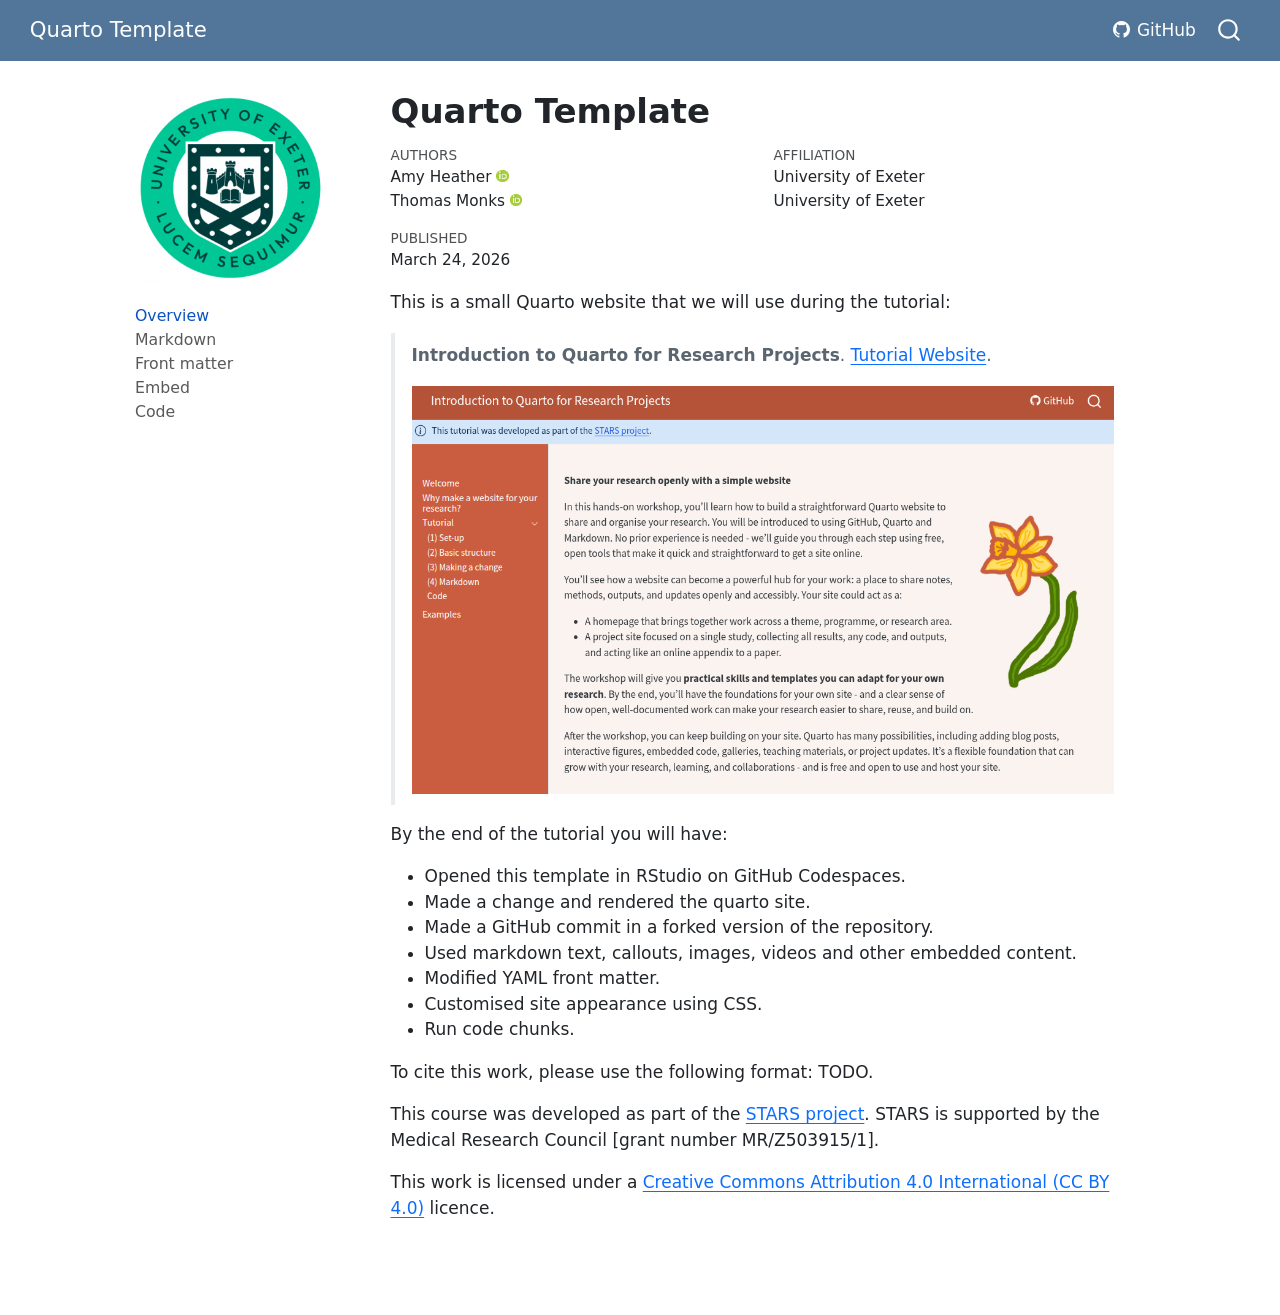
<file: index.html>
<!DOCTYPE html>
<html xmlns="http://www.w3.org/1999/xhtml" lang="en" xml:lang="en"><head>

<meta charset="utf-8">
<meta name="generator" content="quarto-1.9.36">

<meta name="viewport" content="width=device-width, initial-scale=1.0, user-scalable=yes">

<meta name="author" content="Amy Heather">
<meta name="author" content="Thomas Monks">
<meta name="dcterms.date" content="2026-03-24">

<title>Quarto Template</title>
<style>
/* Default styles provided by pandoc.
** See https://pandoc.org/MANUAL.html#variables-for-html for config info.
*/
code{white-space: pre-wrap;}
span.smallcaps{font-variant: small-caps;}
div.columns{display: flex; gap: min(4vw, 1.5em);}
div.column{flex: auto; overflow-x: auto;}
div.hanging-indent{margin-left: 1.5em; text-indent: -1.5em;}
ul.task-list{list-style: none;}
ul.task-list li input[type="checkbox"] {
  width: 0.8em;
  margin: 0 0.8em 0.2em -1em; /* quarto-specific, see https://github.com/quarto-dev/quarto-cli/issues/4556 */ 
  vertical-align: middle;
}
</style>


<script src="site_libs/quarto-nav/quarto-nav.js"></script>
<script src="site_libs/quarto-nav/headroom.min.js"></script>
<script src="site_libs/clipboard/clipboard.min.js"></script>
<script src="site_libs/quarto-search/autocomplete.umd.js"></script>
<script src="site_libs/quarto-search/fuse.min.js"></script>
<script src="site_libs/quarto-search/quarto-search.js"></script>
<meta name="quarto:offset" content="./">
<link href="./images/exeter.png" rel="icon" type="image/png">
<script src="site_libs/quarto-html/quarto.js" type="module"></script>
<script src="site_libs/quarto-html/tabsets/tabsets.js" type="module"></script>
<script src="site_libs/quarto-html/popper.min.js"></script>
<script src="site_libs/quarto-html/tippy.umd.min.js"></script>
<script src="site_libs/quarto-html/anchor.min.js"></script>
<link href="site_libs/quarto-html/tippy.css" rel="stylesheet">
<link href="site_libs/quarto-html/quarto-syntax-highlighting-845c23b38eaddc0f92fda52bfe77a8c8.css" rel="stylesheet" id="quarto-text-highlighting-styles">
<script src="site_libs/bootstrap/bootstrap.min.js"></script>
<link href="site_libs/bootstrap/bootstrap-icons.css" rel="stylesheet">
<link href="site_libs/bootstrap/bootstrap-12acf3a2dea5fb6071b1261511aaf884.min.css" rel="stylesheet" append-hash="true" id="quarto-bootstrap" data-mode="light">
<script id="quarto-search-options" type="application/json">{
  "location": "navbar",
  "copy-button": false,
  "collapse-after": 3,
  "panel-placement": "end",
  "type": "overlay",
  "limit": 50,
  "keyboard-shortcut": [
    "f",
    "/",
    "s"
  ],
  "show-item-context": false,
  "language": {
    "search-no-results-text": "No results",
    "search-matching-documents-text": "matching documents",
    "search-copy-link-title": "Copy link to search",
    "search-hide-matches-text": "Hide additional matches",
    "search-more-match-text": "more match in this document",
    "search-more-matches-text": "more matches in this document",
    "search-clear-button-title": "Clear",
    "search-text-placeholder": "",
    "search-detached-cancel-button-title": "Cancel",
    "search-submit-button-title": "Submit",
    "search-label": "Search"
  }
}</script>


</head>

<body class="nav-sidebar floating nav-fixed fullcontent quarto-light">

<div id="quarto-search-results"></div>
  <header id="quarto-header" class="headroom fixed-top">
    <nav class="navbar navbar-expand-lg " data-bs-theme="dark">
      <div class="navbar-container container-fluid">
      <div class="navbar-brand-container mx-auto">
    <a class="navbar-brand" href="./index.html">
    <span class="navbar-title">Quarto Template</span>
    </a>
  </div>
            <div id="quarto-search" class="" title="Search"></div>
          <button class="navbar-toggler" type="button" data-bs-toggle="collapse" data-bs-target="#navbarCollapse" aria-controls="navbarCollapse" role="menu" aria-expanded="false" aria-label="Toggle navigation" onclick="if (window.quartoToggleHeadroom) { window.quartoToggleHeadroom(); }">
  <span class="navbar-toggler-icon"></span>
</button>
          <div class="collapse navbar-collapse" id="navbarCollapse">
            <ul class="navbar-nav navbar-nav-scroll ms-auto">
  <li class="nav-item">
    <a class="nav-link" href="https://github.com/pythonhealthdatascience/quarto-template/"> <i class="bi bi-github" role="img">
</i> 
<span class="menu-text">GitHub</span></a>
  </li>  
</ul>
          </div> <!-- /navcollapse -->
            <div class="quarto-navbar-tools">
</div>
      </div> <!-- /container-fluid -->
    </nav>
  <nav class="quarto-secondary-nav">
    <div class="container-fluid d-flex">
      <button type="button" class="quarto-btn-toggle btn" data-bs-toggle="collapse" role="button" data-bs-target=".quarto-sidebar-collapse-item" aria-controls="quarto-sidebar" aria-expanded="false" aria-label="Toggle sidebar navigation" onclick="if (window.quartoToggleHeadroom) { window.quartoToggleHeadroom(); }">
        <i class="bi bi-layout-text-sidebar-reverse"></i>
      </button>
        <nav class="quarto-page-breadcrumbs" aria-label="breadcrumb"><ol class="breadcrumb"><li class="breadcrumb-item"><a href="./index.html">Overview</a></li></ol></nav>
        <a class="flex-grow-1" role="navigation" data-bs-toggle="collapse" data-bs-target=".quarto-sidebar-collapse-item" aria-controls="quarto-sidebar" aria-expanded="false" aria-label="Toggle sidebar navigation" onclick="if (window.quartoToggleHeadroom) { window.quartoToggleHeadroom(); }">      
        </a>
    </div>
  </nav>
</header>
<!-- content -->
<div id="quarto-content" class="quarto-container page-columns page-rows-contents page-layout-article page-navbar">
<!-- sidebar -->
  <nav id="quarto-sidebar" class="sidebar collapse collapse-horizontal quarto-sidebar-collapse-item sidebar-navigation floating overflow-auto">
    <div class="pt-lg-2 mt-2 text-left sidebar-header">
      <a href="./index.html" class="sidebar-logo-link">
      <img src="./images/exeter.png" alt="" class="sidebar-logo light-content py-0 d-lg-inline d-none">
      <img src="./images/exeter.png" alt="" class="sidebar-logo dark-content py-0 d-lg-inline d-none">
      </a>
      </div>
    <div class="sidebar-menu-container"> 
    <ul class="list-unstyled mt-1">
        <li class="sidebar-item">
  <div class="sidebar-item-container"> 
  <a href="./index.html" class="sidebar-item-text sidebar-link active">
 <span class="menu-text">Overview</span></a>
  </div>
</li>
        <li class="sidebar-item">
  <div class="sidebar-item-container"> 
  <a href="./pages/markdown.html" class="sidebar-item-text sidebar-link">
 <span class="menu-text">Markdown</span></a>
  </div>
</li>
        <li class="sidebar-item">
  <div class="sidebar-item-container"> 
  <a href="./pages/frontmatter.html" class="sidebar-item-text sidebar-link">
 <span class="menu-text">Front matter</span></a>
  </div>
</li>
        <li class="sidebar-item">
  <div class="sidebar-item-container"> 
  <a href="./pages/embed.html" class="sidebar-item-text sidebar-link">
 <span class="menu-text">Embed</span></a>
  </div>
</li>
        <li class="sidebar-item">
  <div class="sidebar-item-container"> 
  <a href="./pages/code.html" class="sidebar-item-text sidebar-link">
 <span class="menu-text">Code</span></a>
  </div>
</li>
    </ul>
    </div>
</nav>
<div id="quarto-sidebar-glass" class="quarto-sidebar-collapse-item" data-bs-toggle="collapse" data-bs-target=".quarto-sidebar-collapse-item"></div>
<!-- margin-sidebar -->
    
<!-- main -->
<main class="content" id="quarto-document-content">

<header id="title-block-header" class="quarto-title-block default">
<div class="quarto-title">
<h1 class="title">Quarto Template</h1>
</div>


<div class="quarto-title-meta-author">
  <div class="quarto-title-meta-heading">Authors</div>
  <div class="quarto-title-meta-heading">Affiliation</div>
  
    <div class="quarto-title-meta-contents">
    <p class="author">Amy Heather <a href="https://orcid.org/0000-0002-6596-3479" class="quarto-title-author-orcid"> <img src="[data-uri]"></a></p>
  </div>
  <div class="quarto-title-meta-contents">
        <p class="affiliation">
            University of Exeter
          </p>
      </div>
    <div class="quarto-title-meta-contents">
    <p class="author">Thomas Monks <a href="https://orcid.org/0000-0003-2631-4481" class="quarto-title-author-orcid"> <img src="[data-uri]"></a></p>
  </div>
  <div class="quarto-title-meta-contents">
        <p class="affiliation">
            University of Exeter
          </p>
      </div>
  </div>

<div class="quarto-title-meta">

      
    <div>
    <div class="quarto-title-meta-heading">Published</div>
    <div class="quarto-title-meta-contents">
      <p class="date">March 24, 2026</p>
    </div>
  </div>
  
    
  </div>
  


</header>


<p>This is a small Quarto website that we will use during the tutorial:</p>
<blockquote class="blockquote">
<p><strong>Introduction to Quarto for Research Projects</strong>. <a href="https://pythonhealthdatascience.github.io/quarto-tutorial/">Tutorial Website</a>.</p>
<p><a href="https://pythonhealthdatascience.github.io/quarto-tutorial/"><img src="images/intro_to_quarto.png" class="img-fluid"></a></p>
</blockquote>
<p>By the end of the tutorial you will have:</p>
<ul>
<li>Opened this template in RStudio on GitHub Codespaces.</li>
<li>Made a change and rendered the quarto site.</li>
<li>Made a GitHub commit in a forked version of the repository.</li>
<li>Used markdown text, callouts, images, videos and other embedded content.</li>
<li>Modified YAML front matter.</li>
<li>Customised site appearance using CSS.</li>
<li>Run code chunks.</li>
</ul>
<p>To cite this work, please use the following format: TODO.</p>
<p>This course was developed as part of the <a href="https://pythonhealthdatascience.github.io/stars/">STARS project</a>. STARS is supported by the Medical Research Council [grant number MR/Z503915/1].</p>
<p>This work is licensed under a <a href="LICENSE">Creative Commons Attribution 4.0 International (CC BY 4.0)</a> licence.</p>



</main> <!-- /main -->
<script id="quarto-html-after-body" type="application/javascript">
  window.document.addEventListener("DOMContentLoaded", function (event) {
    const icon = "";
    const anchorJS = new window.AnchorJS();
    anchorJS.options = {
      placement: 'right',
      icon: icon
    };
    anchorJS.add('.anchored');
    const isCodeAnnotation = (el) => {
      for (const clz of el.classList) {
        if (clz.startsWith('code-annotation-')) {                     
          return true;
        }
      }
      return false;
    }
    const onCopySuccess = function(e) {
      // button target
      const button = e.trigger;
      // don't keep focus
      button.blur();
      // flash "checked"
      button.classList.add('code-copy-button-checked');
      var currentTitle = button.getAttribute("title");
      button.setAttribute("title", "Copied!");
      let tooltip;
      if (window.bootstrap) {
        button.setAttribute("data-bs-toggle", "tooltip");
        button.setAttribute("data-bs-placement", "left");
        button.setAttribute("data-bs-title", "Copied!");
        tooltip = new bootstrap.Tooltip(button, 
          { trigger: "manual", 
            customClass: "code-copy-button-tooltip",
            offset: [0, -8]});
        tooltip.show();    
      }
      setTimeout(function() {
        if (tooltip) {
          tooltip.hide();
          button.removeAttribute("data-bs-title");
          button.removeAttribute("data-bs-toggle");
          button.removeAttribute("data-bs-placement");
        }
        button.setAttribute("title", currentTitle);
        button.classList.remove('code-copy-button-checked');
      }, 1000);
      // clear code selection
      e.clearSelection();
    }
    const getTextToCopy = function(trigger) {
      const outerScaffold = trigger.parentElement.cloneNode(true);
      const codeEl = outerScaffold.querySelector('code');
      for (const childEl of codeEl.children) {
        if (isCodeAnnotation(childEl)) {
          childEl.remove();
        }
      }
      return codeEl.innerText;
    }
    const clipboard = new window.ClipboardJS('.code-copy-button:not([data-in-quarto-modal])', {
      text: getTextToCopy
    });
    clipboard.on('success', onCopySuccess);
    if (window.document.getElementById('quarto-embedded-source-code-modal')) {
      const clipboardModal = new window.ClipboardJS('.code-copy-button[data-in-quarto-modal]', {
        text: getTextToCopy,
        container: window.document.getElementById('quarto-embedded-source-code-modal')
      });
      clipboardModal.on('success', onCopySuccess);
    }
      var localhostRegex = new RegExp(/^(?:http|https):\/\/localhost\:?[0-9]*\//);
      var mailtoRegex = new RegExp(/^mailto:/);
        var filterRegex = new RegExp("https:\/\/pythonhealthdatascience\.github\.io\/quarto-template\/");
      var isInternal = (href) => {
          return filterRegex.test(href) || localhostRegex.test(href) || mailtoRegex.test(href);
      }
      // Inspect non-navigation links and adorn them if external
     var links = window.document.querySelectorAll('a[href]:not(.nav-link):not(.navbar-brand):not(.toc-action):not(.sidebar-link):not(.sidebar-item-toggle):not(.pagination-link):not(.no-external):not([aria-hidden]):not(.dropdown-item):not(.quarto-navigation-tool):not(.about-link)');
      for (var i=0; i<links.length; i++) {
        const link = links[i];
        if (!isInternal(link.href)) {
          // undo the damage that might have been done by quarto-nav.js in the case of
          // links that we want to consider external
          if (link.dataset.originalHref !== undefined) {
            link.href = link.dataset.originalHref;
          }
        }
      }
    function tippyHover(el, contentFn, onTriggerFn, onUntriggerFn) {
      const config = {
        allowHTML: true,
        maxWidth: 500,
        delay: 100,
        arrow: false,
        appendTo: function(el) {
            return el.parentElement;
        },
        interactive: true,
        interactiveBorder: 10,
        theme: 'quarto',
        placement: 'bottom-start',
      };
      if (contentFn) {
        config.content = contentFn;
      }
      if (onTriggerFn) {
        config.onTrigger = onTriggerFn;
      }
      if (onUntriggerFn) {
        config.onUntrigger = onUntriggerFn;
      }
      window.tippy(el, config); 
    }
    const noterefs = window.document.querySelectorAll('a[role="doc-noteref"]');
    for (var i=0; i<noterefs.length; i++) {
      const ref = noterefs[i];
      tippyHover(ref, function() {
        // use id or data attribute instead here
        let href = ref.getAttribute('data-footnote-href') || ref.getAttribute('href');
        try { href = new URL(href).hash; } catch {}
        const id = href.replace(/^#\/?/, "");
        const note = window.document.getElementById(id);
        if (note) {
          return note.innerHTML;
        } else {
          return "";
        }
      });
    }
    const xrefs = window.document.querySelectorAll('a.quarto-xref');
    const processXRef = (id, note) => {
      // Strip column container classes
      const stripColumnClz = (el) => {
        el.classList.remove("page-full", "page-columns");
        if (el.children) {
          for (const child of el.children) {
            stripColumnClz(child);
          }
        }
      }
      stripColumnClz(note)
      if (id === null || id.startsWith('sec-')) {
        // Special case sections, only their first couple elements
        const container = document.createElement("div");
        if (note.children && note.children.length > 2) {
          container.appendChild(note.children[0].cloneNode(true));
          for (let i = 1; i < note.children.length; i++) {
            const child = note.children[i];
            if (child.tagName === "P" && child.innerText === "") {
              continue;
            } else {
              container.appendChild(child.cloneNode(true));
              break;
            }
          }
          if (window.Quarto?.typesetMath) {
            window.Quarto.typesetMath(container);
          }
          return container.innerHTML
        } else {
          if (window.Quarto?.typesetMath) {
            window.Quarto.typesetMath(note);
          }
          return note.innerHTML;
        }
      } else {
        // Remove any anchor links if they are present
        const anchorLink = note.querySelector('a.anchorjs-link');
        if (anchorLink) {
          anchorLink.remove();
        }
        if (window.Quarto?.typesetMath) {
          window.Quarto.typesetMath(note);
        }
        if (note.classList.contains("callout")) {
          return note.outerHTML;
        } else {
          return note.innerHTML;
        }
      }
    }
    for (var i=0; i<xrefs.length; i++) {
      const xref = xrefs[i];
      tippyHover(xref, undefined, function(instance) {
        instance.disable();
        let url = xref.getAttribute('href');
        let hash = undefined; 
        if (url.startsWith('#')) {
          hash = url;
        } else {
          try { hash = new URL(url).hash; } catch {}
        }
        if (hash) {
          const id = hash.replace(/^#\/?/, "");
          const note = window.document.getElementById(id);
          if (note !== null) {
            try {
              const html = processXRef(id, note.cloneNode(true));
              instance.setContent(html);
            } finally {
              instance.enable();
              instance.show();
            }
          } else {
            // See if we can fetch this
            fetch(url.split('#')[0])
            .then(res => res.text())
            .then(html => {
              const parser = new DOMParser();
              const htmlDoc = parser.parseFromString(html, "text/html");
              const note = htmlDoc.getElementById(id);
              if (note !== null) {
                const html = processXRef(id, note);
                instance.setContent(html);
              } 
            }).finally(() => {
              instance.enable();
              instance.show();
            });
          }
        } else {
          // See if we can fetch a full url (with no hash to target)
          // This is a special case and we should probably do some content thinning / targeting
          fetch(url)
          .then(res => res.text())
          .then(html => {
            const parser = new DOMParser();
            const htmlDoc = parser.parseFromString(html, "text/html");
            const note = htmlDoc.querySelector('main.content');
            if (note !== null) {
              // This should only happen for chapter cross references
              // (since there is no id in the URL)
              // remove the first header
              if (note.children.length > 0 && note.children[0].tagName === "HEADER") {
                note.children[0].remove();
              }
              const html = processXRef(null, note);
              instance.setContent(html);
            } 
          }).finally(() => {
            instance.enable();
            instance.show();
          });
        }
      }, function(instance) {
      });
    }
        let selectedAnnoteEl;
        const selectorForAnnotation = ( cell, annotation) => {
          let cellAttr = 'data-code-cell="' + cell + '"';
          let lineAttr = 'data-code-annotation="' +  annotation + '"';
          const selector = 'span[' + cellAttr + '][' + lineAttr + ']';
          return selector;
        }
        const selectCodeLines = (annoteEl) => {
          const doc = window.document;
          const targetCell = annoteEl.getAttribute("data-target-cell");
          const targetAnnotation = annoteEl.getAttribute("data-target-annotation");
          const annoteSpan = window.document.querySelector(selectorForAnnotation(targetCell, targetAnnotation));
          const lines = annoteSpan.getAttribute("data-code-lines").split(",");
          const lineIds = lines.map((line) => {
            return targetCell + "-" + line;
          })
          let top = null;
          let height = null;
          let parent = null;
          if (lineIds.length > 0) {
              //compute the position of the single el (top and bottom and make a div)
              const el = window.document.getElementById(lineIds[0]);
              top = el.offsetTop;
              height = el.offsetHeight;
              parent = el.parentElement.parentElement;
            if (lineIds.length > 1) {
              const lastEl = window.document.getElementById(lineIds[lineIds.length - 1]);
              const bottom = lastEl.offsetTop + lastEl.offsetHeight;
              height = bottom - top;
            }
            if (top !== null && height !== null && parent !== null) {
              // cook up a div (if necessary) and position it 
              let div = window.document.getElementById("code-annotation-line-highlight");
              if (div === null) {
                div = window.document.createElement("div");
                div.setAttribute("id", "code-annotation-line-highlight");
                div.style.position = 'absolute';
                parent.appendChild(div);
              }
              div.style.top = top - 2 + "px";
              div.style.height = height + 4 + "px";
              div.style.left = 0;
              let gutterDiv = window.document.getElementById("code-annotation-line-highlight-gutter");
              if (gutterDiv === null) {
                gutterDiv = window.document.createElement("div");
                gutterDiv.setAttribute("id", "code-annotation-line-highlight-gutter");
                gutterDiv.style.position = 'absolute';
                const codeCell = window.document.getElementById(targetCell);
                const gutter = codeCell.querySelector('.code-annotation-gutter');
                gutter.appendChild(gutterDiv);
              }
              gutterDiv.style.top = top - 2 + "px";
              gutterDiv.style.height = height + 4 + "px";
            }
            selectedAnnoteEl = annoteEl;
          }
        };
        const unselectCodeLines = () => {
          const elementsIds = ["code-annotation-line-highlight", "code-annotation-line-highlight-gutter"];
          elementsIds.forEach((elId) => {
            const div = window.document.getElementById(elId);
            if (div) {
              div.remove();
            }
          });
          selectedAnnoteEl = undefined;
        };
          // Handle positioning of the toggle
      window.addEventListener(
        "resize",
        throttle(() => {
          elRect = undefined;
          if (selectedAnnoteEl) {
            selectCodeLines(selectedAnnoteEl);
          }
        }, 10)
      );
      function throttle(fn, ms) {
      let throttle = false;
      let timer;
        return (...args) => {
          if(!throttle) { // first call gets through
              fn.apply(this, args);
              throttle = true;
          } else { // all the others get throttled
              if(timer) clearTimeout(timer); // cancel #2
              timer = setTimeout(() => {
                fn.apply(this, args);
                timer = throttle = false;
              }, ms);
          }
        };
      }
        // Attach click handler to the DT
        const annoteDls = window.document.querySelectorAll('dt[data-target-cell]');
        for (const annoteDlNode of annoteDls) {
          annoteDlNode.addEventListener('click', (event) => {
            const clickedEl = event.target;
            if (clickedEl !== selectedAnnoteEl) {
              unselectCodeLines();
              const activeEl = window.document.querySelector('dt[data-target-cell].code-annotation-active');
              if (activeEl) {
                activeEl.classList.remove('code-annotation-active');
              }
              selectCodeLines(clickedEl);
              clickedEl.classList.add('code-annotation-active');
            } else {
              // Unselect the line
              unselectCodeLines();
              clickedEl.classList.remove('code-annotation-active');
            }
          });
        }
    const findCites = (el) => {
      const parentEl = el.parentElement;
      if (parentEl) {
        const cites = parentEl.dataset.cites;
        if (cites) {
          return {
            el,
            cites: cites.split(' ')
          };
        } else {
          return findCites(el.parentElement)
        }
      } else {
        return undefined;
      }
    };
    var bibliorefs = window.document.querySelectorAll('a[role="doc-biblioref"]');
    for (var i=0; i<bibliorefs.length; i++) {
      const ref = bibliorefs[i];
      const citeInfo = findCites(ref);
      if (citeInfo) {
        tippyHover(citeInfo.el, function() {
          var popup = window.document.createElement('div');
          citeInfo.cites.forEach(function(cite) {
            var citeDiv = window.document.createElement('div');
            citeDiv.classList.add('hanging-indent');
            citeDiv.classList.add('csl-entry');
            var biblioDiv = window.document.getElementById('ref-' + cite);
            if (biblioDiv) {
              citeDiv.innerHTML = biblioDiv.innerHTML;
            }
            popup.appendChild(citeDiv);
          });
          return popup.innerHTML;
        });
      }
    }
  });
  </script>
</div> <!-- /content -->




</body></html>
</file>
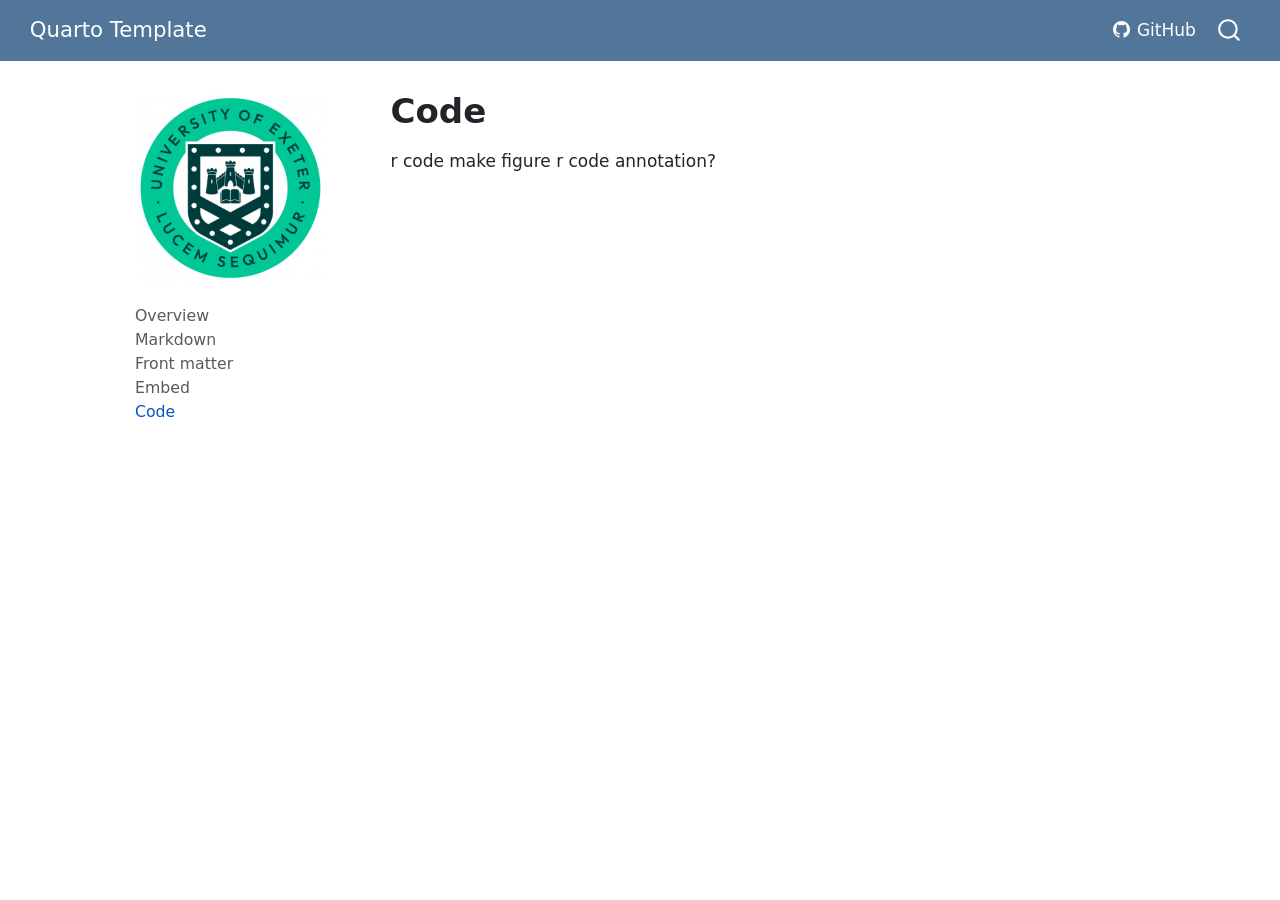
<file: pages/code.html>
<!DOCTYPE html>
<html xmlns="http://www.w3.org/1999/xhtml" lang="en" xml:lang="en"><head>

<meta charset="utf-8">
<meta name="generator" content="quarto-1.9.36">

<meta name="viewport" content="width=device-width, initial-scale=1.0, user-scalable=yes">


<title>Code – Quarto Template</title>
<style>
/* Default styles provided by pandoc.
** See https://pandoc.org/MANUAL.html#variables-for-html for config info.
*/
code{white-space: pre-wrap;}
span.smallcaps{font-variant: small-caps;}
div.columns{display: flex; gap: min(4vw, 1.5em);}
div.column{flex: auto; overflow-x: auto;}
div.hanging-indent{margin-left: 1.5em; text-indent: -1.5em;}
ul.task-list{list-style: none;}
ul.task-list li input[type="checkbox"] {
  width: 0.8em;
  margin: 0 0.8em 0.2em -1em; /* quarto-specific, see https://github.com/quarto-dev/quarto-cli/issues/4556 */ 
  vertical-align: middle;
}
</style>


<script src="../site_libs/quarto-nav/quarto-nav.js"></script>
<script src="../site_libs/quarto-nav/headroom.min.js"></script>
<script src="../site_libs/clipboard/clipboard.min.js"></script>
<script src="../site_libs/quarto-search/autocomplete.umd.js"></script>
<script src="../site_libs/quarto-search/fuse.min.js"></script>
<script src="../site_libs/quarto-search/quarto-search.js"></script>
<meta name="quarto:offset" content="../">
<link href="../images/exeter.png" rel="icon" type="image/png">
<script src="../site_libs/quarto-html/quarto.js" type="module"></script>
<script src="../site_libs/quarto-html/tabsets/tabsets.js" type="module"></script>
<script src="../site_libs/quarto-html/popper.min.js"></script>
<script src="../site_libs/quarto-html/tippy.umd.min.js"></script>
<script src="../site_libs/quarto-html/anchor.min.js"></script>
<link href="../site_libs/quarto-html/tippy.css" rel="stylesheet">
<link href="../site_libs/quarto-html/quarto-syntax-highlighting-845c23b38eaddc0f92fda52bfe77a8c8.css" rel="stylesheet" id="quarto-text-highlighting-styles">
<script src="../site_libs/bootstrap/bootstrap.min.js"></script>
<link href="../site_libs/bootstrap/bootstrap-icons.css" rel="stylesheet">
<link href="../site_libs/bootstrap/bootstrap-12acf3a2dea5fb6071b1261511aaf884.min.css" rel="stylesheet" append-hash="true" id="quarto-bootstrap" data-mode="light">
<script id="quarto-search-options" type="application/json">{
  "location": "navbar",
  "copy-button": false,
  "collapse-after": 3,
  "panel-placement": "end",
  "type": "overlay",
  "limit": 50,
  "keyboard-shortcut": [
    "f",
    "/",
    "s"
  ],
  "show-item-context": false,
  "language": {
    "search-no-results-text": "No results",
    "search-matching-documents-text": "matching documents",
    "search-copy-link-title": "Copy link to search",
    "search-hide-matches-text": "Hide additional matches",
    "search-more-match-text": "more match in this document",
    "search-more-matches-text": "more matches in this document",
    "search-clear-button-title": "Clear",
    "search-text-placeholder": "",
    "search-detached-cancel-button-title": "Cancel",
    "search-submit-button-title": "Submit",
    "search-label": "Search"
  }
}</script>


</head>

<body class="nav-sidebar floating nav-fixed fullcontent quarto-light">

<div id="quarto-search-results"></div>
  <header id="quarto-header" class="headroom fixed-top">
    <nav class="navbar navbar-expand-lg " data-bs-theme="dark">
      <div class="navbar-container container-fluid">
      <div class="navbar-brand-container mx-auto">
    <a class="navbar-brand" href="../index.html">
    <span class="navbar-title">Quarto Template</span>
    </a>
  </div>
            <div id="quarto-search" class="" title="Search"></div>
          <button class="navbar-toggler" type="button" data-bs-toggle="collapse" data-bs-target="#navbarCollapse" aria-controls="navbarCollapse" role="menu" aria-expanded="false" aria-label="Toggle navigation" onclick="if (window.quartoToggleHeadroom) { window.quartoToggleHeadroom(); }">
  <span class="navbar-toggler-icon"></span>
</button>
          <div class="collapse navbar-collapse" id="navbarCollapse">
            <ul class="navbar-nav navbar-nav-scroll ms-auto">
  <li class="nav-item">
    <a class="nav-link" href="https://github.com/pythonhealthdatascience/quarto-template/"> <i class="bi bi-github" role="img">
</i> 
<span class="menu-text">GitHub</span></a>
  </li>  
</ul>
          </div> <!-- /navcollapse -->
            <div class="quarto-navbar-tools">
</div>
      </div> <!-- /container-fluid -->
    </nav>
  <nav class="quarto-secondary-nav">
    <div class="container-fluid d-flex">
      <button type="button" class="quarto-btn-toggle btn" data-bs-toggle="collapse" role="button" data-bs-target=".quarto-sidebar-collapse-item" aria-controls="quarto-sidebar" aria-expanded="false" aria-label="Toggle sidebar navigation" onclick="if (window.quartoToggleHeadroom) { window.quartoToggleHeadroom(); }">
        <i class="bi bi-layout-text-sidebar-reverse"></i>
      </button>
        <nav class="quarto-page-breadcrumbs" aria-label="breadcrumb"><ol class="breadcrumb"><li class="breadcrumb-item"><a href="../pages/code.html">Code</a></li></ol></nav>
        <a class="flex-grow-1" role="navigation" data-bs-toggle="collapse" data-bs-target=".quarto-sidebar-collapse-item" aria-controls="quarto-sidebar" aria-expanded="false" aria-label="Toggle sidebar navigation" onclick="if (window.quartoToggleHeadroom) { window.quartoToggleHeadroom(); }">      
        </a>
    </div>
  </nav>
</header>
<!-- content -->
<div id="quarto-content" class="quarto-container page-columns page-rows-contents page-layout-article page-navbar">
<!-- sidebar -->
  <nav id="quarto-sidebar" class="sidebar collapse collapse-horizontal quarto-sidebar-collapse-item sidebar-navigation floating overflow-auto">
    <div class="pt-lg-2 mt-2 text-left sidebar-header">
      <a href="../index.html" class="sidebar-logo-link">
      <img src="../images/exeter.png" alt="" class="sidebar-logo light-content py-0 d-lg-inline d-none">
      <img src="../images/exeter.png" alt="" class="sidebar-logo dark-content py-0 d-lg-inline d-none">
      </a>
      </div>
    <div class="sidebar-menu-container"> 
    <ul class="list-unstyled mt-1">
        <li class="sidebar-item">
  <div class="sidebar-item-container"> 
  <a href="../index.html" class="sidebar-item-text sidebar-link">
 <span class="menu-text">Overview</span></a>
  </div>
</li>
        <li class="sidebar-item">
  <div class="sidebar-item-container"> 
  <a href="../pages/markdown.html" class="sidebar-item-text sidebar-link">
 <span class="menu-text">Markdown</span></a>
  </div>
</li>
        <li class="sidebar-item">
  <div class="sidebar-item-container"> 
  <a href="../pages/frontmatter.html" class="sidebar-item-text sidebar-link">
 <span class="menu-text">Front matter</span></a>
  </div>
</li>
        <li class="sidebar-item">
  <div class="sidebar-item-container"> 
  <a href="../pages/embed.html" class="sidebar-item-text sidebar-link">
 <span class="menu-text">Embed</span></a>
  </div>
</li>
        <li class="sidebar-item">
  <div class="sidebar-item-container"> 
  <a href="../pages/code.html" class="sidebar-item-text sidebar-link active">
 <span class="menu-text">Code</span></a>
  </div>
</li>
    </ul>
    </div>
</nav>
<div id="quarto-sidebar-glass" class="quarto-sidebar-collapse-item" data-bs-toggle="collapse" data-bs-target=".quarto-sidebar-collapse-item"></div>
<!-- margin-sidebar -->
    
<!-- main -->
<main class="content" id="quarto-document-content">

<header id="title-block-header" class="quarto-title-block default">
<div class="quarto-title">
<h1 class="title">Code</h1>
</div>



<div class="quarto-title-meta">

    
  
    
  </div>
  


</header>


<p>r code make figure r code annotation?</p>



</main> <!-- /main -->
<script id="quarto-html-after-body" type="application/javascript">
  window.document.addEventListener("DOMContentLoaded", function (event) {
    const icon = "";
    const anchorJS = new window.AnchorJS();
    anchorJS.options = {
      placement: 'right',
      icon: icon
    };
    anchorJS.add('.anchored');
    const isCodeAnnotation = (el) => {
      for (const clz of el.classList) {
        if (clz.startsWith('code-annotation-')) {                     
          return true;
        }
      }
      return false;
    }
    const onCopySuccess = function(e) {
      // button target
      const button = e.trigger;
      // don't keep focus
      button.blur();
      // flash "checked"
      button.classList.add('code-copy-button-checked');
      var currentTitle = button.getAttribute("title");
      button.setAttribute("title", "Copied!");
      let tooltip;
      if (window.bootstrap) {
        button.setAttribute("data-bs-toggle", "tooltip");
        button.setAttribute("data-bs-placement", "left");
        button.setAttribute("data-bs-title", "Copied!");
        tooltip = new bootstrap.Tooltip(button, 
          { trigger: "manual", 
            customClass: "code-copy-button-tooltip",
            offset: [0, -8]});
        tooltip.show();    
      }
      setTimeout(function() {
        if (tooltip) {
          tooltip.hide();
          button.removeAttribute("data-bs-title");
          button.removeAttribute("data-bs-toggle");
          button.removeAttribute("data-bs-placement");
        }
        button.setAttribute("title", currentTitle);
        button.classList.remove('code-copy-button-checked');
      }, 1000);
      // clear code selection
      e.clearSelection();
    }
    const getTextToCopy = function(trigger) {
      const outerScaffold = trigger.parentElement.cloneNode(true);
      const codeEl = outerScaffold.querySelector('code');
      for (const childEl of codeEl.children) {
        if (isCodeAnnotation(childEl)) {
          childEl.remove();
        }
      }
      return codeEl.innerText;
    }
    const clipboard = new window.ClipboardJS('.code-copy-button:not([data-in-quarto-modal])', {
      text: getTextToCopy
    });
    clipboard.on('success', onCopySuccess);
    if (window.document.getElementById('quarto-embedded-source-code-modal')) {
      const clipboardModal = new window.ClipboardJS('.code-copy-button[data-in-quarto-modal]', {
        text: getTextToCopy,
        container: window.document.getElementById('quarto-embedded-source-code-modal')
      });
      clipboardModal.on('success', onCopySuccess);
    }
      var localhostRegex = new RegExp(/^(?:http|https):\/\/localhost\:?[0-9]*\//);
      var mailtoRegex = new RegExp(/^mailto:/);
        var filterRegex = new RegExp("https:\/\/pythonhealthdatascience\.github\.io\/quarto-template\/");
      var isInternal = (href) => {
          return filterRegex.test(href) || localhostRegex.test(href) || mailtoRegex.test(href);
      }
      // Inspect non-navigation links and adorn them if external
     var links = window.document.querySelectorAll('a[href]:not(.nav-link):not(.navbar-brand):not(.toc-action):not(.sidebar-link):not(.sidebar-item-toggle):not(.pagination-link):not(.no-external):not([aria-hidden]):not(.dropdown-item):not(.quarto-navigation-tool):not(.about-link)');
      for (var i=0; i<links.length; i++) {
        const link = links[i];
        if (!isInternal(link.href)) {
          // undo the damage that might have been done by quarto-nav.js in the case of
          // links that we want to consider external
          if (link.dataset.originalHref !== undefined) {
            link.href = link.dataset.originalHref;
          }
        }
      }
    function tippyHover(el, contentFn, onTriggerFn, onUntriggerFn) {
      const config = {
        allowHTML: true,
        maxWidth: 500,
        delay: 100,
        arrow: false,
        appendTo: function(el) {
            return el.parentElement;
        },
        interactive: true,
        interactiveBorder: 10,
        theme: 'quarto',
        placement: 'bottom-start',
      };
      if (contentFn) {
        config.content = contentFn;
      }
      if (onTriggerFn) {
        config.onTrigger = onTriggerFn;
      }
      if (onUntriggerFn) {
        config.onUntrigger = onUntriggerFn;
      }
      window.tippy(el, config); 
    }
    const noterefs = window.document.querySelectorAll('a[role="doc-noteref"]');
    for (var i=0; i<noterefs.length; i++) {
      const ref = noterefs[i];
      tippyHover(ref, function() {
        // use id or data attribute instead here
        let href = ref.getAttribute('data-footnote-href') || ref.getAttribute('href');
        try { href = new URL(href).hash; } catch {}
        const id = href.replace(/^#\/?/, "");
        const note = window.document.getElementById(id);
        if (note) {
          return note.innerHTML;
        } else {
          return "";
        }
      });
    }
    const xrefs = window.document.querySelectorAll('a.quarto-xref');
    const processXRef = (id, note) => {
      // Strip column container classes
      const stripColumnClz = (el) => {
        el.classList.remove("page-full", "page-columns");
        if (el.children) {
          for (const child of el.children) {
            stripColumnClz(child);
          }
        }
      }
      stripColumnClz(note)
      if (id === null || id.startsWith('sec-')) {
        // Special case sections, only their first couple elements
        const container = document.createElement("div");
        if (note.children && note.children.length > 2) {
          container.appendChild(note.children[0].cloneNode(true));
          for (let i = 1; i < note.children.length; i++) {
            const child = note.children[i];
            if (child.tagName === "P" && child.innerText === "") {
              continue;
            } else {
              container.appendChild(child.cloneNode(true));
              break;
            }
          }
          if (window.Quarto?.typesetMath) {
            window.Quarto.typesetMath(container);
          }
          return container.innerHTML
        } else {
          if (window.Quarto?.typesetMath) {
            window.Quarto.typesetMath(note);
          }
          return note.innerHTML;
        }
      } else {
        // Remove any anchor links if they are present
        const anchorLink = note.querySelector('a.anchorjs-link');
        if (anchorLink) {
          anchorLink.remove();
        }
        if (window.Quarto?.typesetMath) {
          window.Quarto.typesetMath(note);
        }
        if (note.classList.contains("callout")) {
          return note.outerHTML;
        } else {
          return note.innerHTML;
        }
      }
    }
    for (var i=0; i<xrefs.length; i++) {
      const xref = xrefs[i];
      tippyHover(xref, undefined, function(instance) {
        instance.disable();
        let url = xref.getAttribute('href');
        let hash = undefined; 
        if (url.startsWith('#')) {
          hash = url;
        } else {
          try { hash = new URL(url).hash; } catch {}
        }
        if (hash) {
          const id = hash.replace(/^#\/?/, "");
          const note = window.document.getElementById(id);
          if (note !== null) {
            try {
              const html = processXRef(id, note.cloneNode(true));
              instance.setContent(html);
            } finally {
              instance.enable();
              instance.show();
            }
          } else {
            // See if we can fetch this
            fetch(url.split('#')[0])
            .then(res => res.text())
            .then(html => {
              const parser = new DOMParser();
              const htmlDoc = parser.parseFromString(html, "text/html");
              const note = htmlDoc.getElementById(id);
              if (note !== null) {
                const html = processXRef(id, note);
                instance.setContent(html);
              } 
            }).finally(() => {
              instance.enable();
              instance.show();
            });
          }
        } else {
          // See if we can fetch a full url (with no hash to target)
          // This is a special case and we should probably do some content thinning / targeting
          fetch(url)
          .then(res => res.text())
          .then(html => {
            const parser = new DOMParser();
            const htmlDoc = parser.parseFromString(html, "text/html");
            const note = htmlDoc.querySelector('main.content');
            if (note !== null) {
              // This should only happen for chapter cross references
              // (since there is no id in the URL)
              // remove the first header
              if (note.children.length > 0 && note.children[0].tagName === "HEADER") {
                note.children[0].remove();
              }
              const html = processXRef(null, note);
              instance.setContent(html);
            } 
          }).finally(() => {
            instance.enable();
            instance.show();
          });
        }
      }, function(instance) {
      });
    }
        let selectedAnnoteEl;
        const selectorForAnnotation = ( cell, annotation) => {
          let cellAttr = 'data-code-cell="' + cell + '"';
          let lineAttr = 'data-code-annotation="' +  annotation + '"';
          const selector = 'span[' + cellAttr + '][' + lineAttr + ']';
          return selector;
        }
        const selectCodeLines = (annoteEl) => {
          const doc = window.document;
          const targetCell = annoteEl.getAttribute("data-target-cell");
          const targetAnnotation = annoteEl.getAttribute("data-target-annotation");
          const annoteSpan = window.document.querySelector(selectorForAnnotation(targetCell, targetAnnotation));
          const lines = annoteSpan.getAttribute("data-code-lines").split(",");
          const lineIds = lines.map((line) => {
            return targetCell + "-" + line;
          })
          let top = null;
          let height = null;
          let parent = null;
          if (lineIds.length > 0) {
              //compute the position of the single el (top and bottom and make a div)
              const el = window.document.getElementById(lineIds[0]);
              top = el.offsetTop;
              height = el.offsetHeight;
              parent = el.parentElement.parentElement;
            if (lineIds.length > 1) {
              const lastEl = window.document.getElementById(lineIds[lineIds.length - 1]);
              const bottom = lastEl.offsetTop + lastEl.offsetHeight;
              height = bottom - top;
            }
            if (top !== null && height !== null && parent !== null) {
              // cook up a div (if necessary) and position it 
              let div = window.document.getElementById("code-annotation-line-highlight");
              if (div === null) {
                div = window.document.createElement("div");
                div.setAttribute("id", "code-annotation-line-highlight");
                div.style.position = 'absolute';
                parent.appendChild(div);
              }
              div.style.top = top - 2 + "px";
              div.style.height = height + 4 + "px";
              div.style.left = 0;
              let gutterDiv = window.document.getElementById("code-annotation-line-highlight-gutter");
              if (gutterDiv === null) {
                gutterDiv = window.document.createElement("div");
                gutterDiv.setAttribute("id", "code-annotation-line-highlight-gutter");
                gutterDiv.style.position = 'absolute';
                const codeCell = window.document.getElementById(targetCell);
                const gutter = codeCell.querySelector('.code-annotation-gutter');
                gutter.appendChild(gutterDiv);
              }
              gutterDiv.style.top = top - 2 + "px";
              gutterDiv.style.height = height + 4 + "px";
            }
            selectedAnnoteEl = annoteEl;
          }
        };
        const unselectCodeLines = () => {
          const elementsIds = ["code-annotation-line-highlight", "code-annotation-line-highlight-gutter"];
          elementsIds.forEach((elId) => {
            const div = window.document.getElementById(elId);
            if (div) {
              div.remove();
            }
          });
          selectedAnnoteEl = undefined;
        };
          // Handle positioning of the toggle
      window.addEventListener(
        "resize",
        throttle(() => {
          elRect = undefined;
          if (selectedAnnoteEl) {
            selectCodeLines(selectedAnnoteEl);
          }
        }, 10)
      );
      function throttle(fn, ms) {
      let throttle = false;
      let timer;
        return (...args) => {
          if(!throttle) { // first call gets through
              fn.apply(this, args);
              throttle = true;
          } else { // all the others get throttled
              if(timer) clearTimeout(timer); // cancel #2
              timer = setTimeout(() => {
                fn.apply(this, args);
                timer = throttle = false;
              }, ms);
          }
        };
      }
        // Attach click handler to the DT
        const annoteDls = window.document.querySelectorAll('dt[data-target-cell]');
        for (const annoteDlNode of annoteDls) {
          annoteDlNode.addEventListener('click', (event) => {
            const clickedEl = event.target;
            if (clickedEl !== selectedAnnoteEl) {
              unselectCodeLines();
              const activeEl = window.document.querySelector('dt[data-target-cell].code-annotation-active');
              if (activeEl) {
                activeEl.classList.remove('code-annotation-active');
              }
              selectCodeLines(clickedEl);
              clickedEl.classList.add('code-annotation-active');
            } else {
              // Unselect the line
              unselectCodeLines();
              clickedEl.classList.remove('code-annotation-active');
            }
          });
        }
    const findCites = (el) => {
      const parentEl = el.parentElement;
      if (parentEl) {
        const cites = parentEl.dataset.cites;
        if (cites) {
          return {
            el,
            cites: cites.split(' ')
          };
        } else {
          return findCites(el.parentElement)
        }
      } else {
        return undefined;
      }
    };
    var bibliorefs = window.document.querySelectorAll('a[role="doc-biblioref"]');
    for (var i=0; i<bibliorefs.length; i++) {
      const ref = bibliorefs[i];
      const citeInfo = findCites(ref);
      if (citeInfo) {
        tippyHover(citeInfo.el, function() {
          var popup = window.document.createElement('div');
          citeInfo.cites.forEach(function(cite) {
            var citeDiv = window.document.createElement('div');
            citeDiv.classList.add('hanging-indent');
            citeDiv.classList.add('csl-entry');
            var biblioDiv = window.document.getElementById('ref-' + cite);
            if (biblioDiv) {
              citeDiv.innerHTML = biblioDiv.innerHTML;
            }
            popup.appendChild(citeDiv);
          });
          return popup.innerHTML;
        });
      }
    }
  });
  </script>
</div> <!-- /content -->




</body></html>
</file>
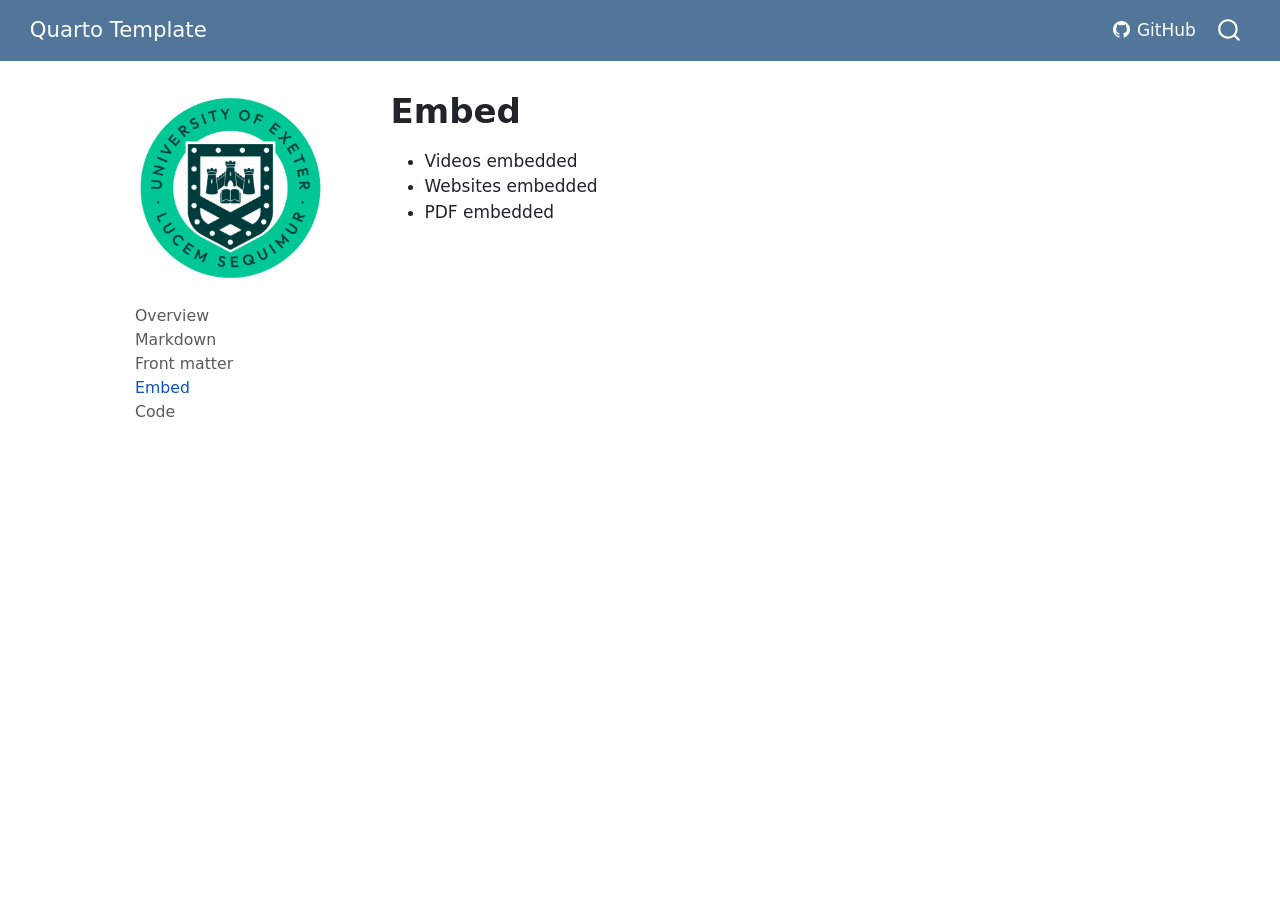
<file: pages/embed.html>
<!DOCTYPE html>
<html xmlns="http://www.w3.org/1999/xhtml" lang="en" xml:lang="en"><head>

<meta charset="utf-8">
<meta name="generator" content="quarto-1.9.36">

<meta name="viewport" content="width=device-width, initial-scale=1.0, user-scalable=yes">


<title>Embed – Quarto Template</title>
<style>
/* Default styles provided by pandoc.
** See https://pandoc.org/MANUAL.html#variables-for-html for config info.
*/
code{white-space: pre-wrap;}
span.smallcaps{font-variant: small-caps;}
div.columns{display: flex; gap: min(4vw, 1.5em);}
div.column{flex: auto; overflow-x: auto;}
div.hanging-indent{margin-left: 1.5em; text-indent: -1.5em;}
ul.task-list{list-style: none;}
ul.task-list li input[type="checkbox"] {
  width: 0.8em;
  margin: 0 0.8em 0.2em -1em; /* quarto-specific, see https://github.com/quarto-dev/quarto-cli/issues/4556 */ 
  vertical-align: middle;
}
</style>


<script src="../site_libs/quarto-nav/quarto-nav.js"></script>
<script src="../site_libs/quarto-nav/headroom.min.js"></script>
<script src="../site_libs/clipboard/clipboard.min.js"></script>
<script src="../site_libs/quarto-search/autocomplete.umd.js"></script>
<script src="../site_libs/quarto-search/fuse.min.js"></script>
<script src="../site_libs/quarto-search/quarto-search.js"></script>
<meta name="quarto:offset" content="../">
<link href="../images/exeter.png" rel="icon" type="image/png">
<script src="../site_libs/quarto-html/quarto.js" type="module"></script>
<script src="../site_libs/quarto-html/tabsets/tabsets.js" type="module"></script>
<script src="../site_libs/quarto-html/popper.min.js"></script>
<script src="../site_libs/quarto-html/tippy.umd.min.js"></script>
<script src="../site_libs/quarto-html/anchor.min.js"></script>
<link href="../site_libs/quarto-html/tippy.css" rel="stylesheet">
<link href="../site_libs/quarto-html/quarto-syntax-highlighting-845c23b38eaddc0f92fda52bfe77a8c8.css" rel="stylesheet" id="quarto-text-highlighting-styles">
<script src="../site_libs/bootstrap/bootstrap.min.js"></script>
<link href="../site_libs/bootstrap/bootstrap-icons.css" rel="stylesheet">
<link href="../site_libs/bootstrap/bootstrap-12acf3a2dea5fb6071b1261511aaf884.min.css" rel="stylesheet" append-hash="true" id="quarto-bootstrap" data-mode="light">
<script id="quarto-search-options" type="application/json">{
  "location": "navbar",
  "copy-button": false,
  "collapse-after": 3,
  "panel-placement": "end",
  "type": "overlay",
  "limit": 50,
  "keyboard-shortcut": [
    "f",
    "/",
    "s"
  ],
  "show-item-context": false,
  "language": {
    "search-no-results-text": "No results",
    "search-matching-documents-text": "matching documents",
    "search-copy-link-title": "Copy link to search",
    "search-hide-matches-text": "Hide additional matches",
    "search-more-match-text": "more match in this document",
    "search-more-matches-text": "more matches in this document",
    "search-clear-button-title": "Clear",
    "search-text-placeholder": "",
    "search-detached-cancel-button-title": "Cancel",
    "search-submit-button-title": "Submit",
    "search-label": "Search"
  }
}</script>


</head>

<body class="nav-sidebar floating nav-fixed fullcontent quarto-light">

<div id="quarto-search-results"></div>
  <header id="quarto-header" class="headroom fixed-top">
    <nav class="navbar navbar-expand-lg " data-bs-theme="dark">
      <div class="navbar-container container-fluid">
      <div class="navbar-brand-container mx-auto">
    <a class="navbar-brand" href="../index.html">
    <span class="navbar-title">Quarto Template</span>
    </a>
  </div>
            <div id="quarto-search" class="" title="Search"></div>
          <button class="navbar-toggler" type="button" data-bs-toggle="collapse" data-bs-target="#navbarCollapse" aria-controls="navbarCollapse" role="menu" aria-expanded="false" aria-label="Toggle navigation" onclick="if (window.quartoToggleHeadroom) { window.quartoToggleHeadroom(); }">
  <span class="navbar-toggler-icon"></span>
</button>
          <div class="collapse navbar-collapse" id="navbarCollapse">
            <ul class="navbar-nav navbar-nav-scroll ms-auto">
  <li class="nav-item">
    <a class="nav-link" href="https://github.com/pythonhealthdatascience/quarto-template/"> <i class="bi bi-github" role="img">
</i> 
<span class="menu-text">GitHub</span></a>
  </li>  
</ul>
          </div> <!-- /navcollapse -->
            <div class="quarto-navbar-tools">
</div>
      </div> <!-- /container-fluid -->
    </nav>
  <nav class="quarto-secondary-nav">
    <div class="container-fluid d-flex">
      <button type="button" class="quarto-btn-toggle btn" data-bs-toggle="collapse" role="button" data-bs-target=".quarto-sidebar-collapse-item" aria-controls="quarto-sidebar" aria-expanded="false" aria-label="Toggle sidebar navigation" onclick="if (window.quartoToggleHeadroom) { window.quartoToggleHeadroom(); }">
        <i class="bi bi-layout-text-sidebar-reverse"></i>
      </button>
        <nav class="quarto-page-breadcrumbs" aria-label="breadcrumb"><ol class="breadcrumb"><li class="breadcrumb-item"><a href="../pages/embed.html">Embed</a></li></ol></nav>
        <a class="flex-grow-1" role="navigation" data-bs-toggle="collapse" data-bs-target=".quarto-sidebar-collapse-item" aria-controls="quarto-sidebar" aria-expanded="false" aria-label="Toggle sidebar navigation" onclick="if (window.quartoToggleHeadroom) { window.quartoToggleHeadroom(); }">      
        </a>
    </div>
  </nav>
</header>
<!-- content -->
<div id="quarto-content" class="quarto-container page-columns page-rows-contents page-layout-article page-navbar">
<!-- sidebar -->
  <nav id="quarto-sidebar" class="sidebar collapse collapse-horizontal quarto-sidebar-collapse-item sidebar-navigation floating overflow-auto">
    <div class="pt-lg-2 mt-2 text-left sidebar-header">
      <a href="../index.html" class="sidebar-logo-link">
      <img src="../images/exeter.png" alt="" class="sidebar-logo light-content py-0 d-lg-inline d-none">
      <img src="../images/exeter.png" alt="" class="sidebar-logo dark-content py-0 d-lg-inline d-none">
      </a>
      </div>
    <div class="sidebar-menu-container"> 
    <ul class="list-unstyled mt-1">
        <li class="sidebar-item">
  <div class="sidebar-item-container"> 
  <a href="../index.html" class="sidebar-item-text sidebar-link">
 <span class="menu-text">Overview</span></a>
  </div>
</li>
        <li class="sidebar-item">
  <div class="sidebar-item-container"> 
  <a href="../pages/markdown.html" class="sidebar-item-text sidebar-link">
 <span class="menu-text">Markdown</span></a>
  </div>
</li>
        <li class="sidebar-item">
  <div class="sidebar-item-container"> 
  <a href="../pages/frontmatter.html" class="sidebar-item-text sidebar-link">
 <span class="menu-text">Front matter</span></a>
  </div>
</li>
        <li class="sidebar-item">
  <div class="sidebar-item-container"> 
  <a href="../pages/embed.html" class="sidebar-item-text sidebar-link active">
 <span class="menu-text">Embed</span></a>
  </div>
</li>
        <li class="sidebar-item">
  <div class="sidebar-item-container"> 
  <a href="../pages/code.html" class="sidebar-item-text sidebar-link">
 <span class="menu-text">Code</span></a>
  </div>
</li>
    </ul>
    </div>
</nav>
<div id="quarto-sidebar-glass" class="quarto-sidebar-collapse-item" data-bs-toggle="collapse" data-bs-target=".quarto-sidebar-collapse-item"></div>
<!-- margin-sidebar -->
    
<!-- main -->
<main class="content" id="quarto-document-content">

<header id="title-block-header" class="quarto-title-block default">
<div class="quarto-title">
<h1 class="title">Embed</h1>
</div>



<div class="quarto-title-meta">

    
  
    
  </div>
  


</header>


<ul>
<li>Videos embedded</li>
<li>Websites embedded</li>
<li>PDF embedded</li>
</ul>



</main> <!-- /main -->
<script id="quarto-html-after-body" type="application/javascript">
  window.document.addEventListener("DOMContentLoaded", function (event) {
    const icon = "";
    const anchorJS = new window.AnchorJS();
    anchorJS.options = {
      placement: 'right',
      icon: icon
    };
    anchorJS.add('.anchored');
    const isCodeAnnotation = (el) => {
      for (const clz of el.classList) {
        if (clz.startsWith('code-annotation-')) {                     
          return true;
        }
      }
      return false;
    }
    const onCopySuccess = function(e) {
      // button target
      const button = e.trigger;
      // don't keep focus
      button.blur();
      // flash "checked"
      button.classList.add('code-copy-button-checked');
      var currentTitle = button.getAttribute("title");
      button.setAttribute("title", "Copied!");
      let tooltip;
      if (window.bootstrap) {
        button.setAttribute("data-bs-toggle", "tooltip");
        button.setAttribute("data-bs-placement", "left");
        button.setAttribute("data-bs-title", "Copied!");
        tooltip = new bootstrap.Tooltip(button, 
          { trigger: "manual", 
            customClass: "code-copy-button-tooltip",
            offset: [0, -8]});
        tooltip.show();    
      }
      setTimeout(function() {
        if (tooltip) {
          tooltip.hide();
          button.removeAttribute("data-bs-title");
          button.removeAttribute("data-bs-toggle");
          button.removeAttribute("data-bs-placement");
        }
        button.setAttribute("title", currentTitle);
        button.classList.remove('code-copy-button-checked');
      }, 1000);
      // clear code selection
      e.clearSelection();
    }
    const getTextToCopy = function(trigger) {
      const outerScaffold = trigger.parentElement.cloneNode(true);
      const codeEl = outerScaffold.querySelector('code');
      for (const childEl of codeEl.children) {
        if (isCodeAnnotation(childEl)) {
          childEl.remove();
        }
      }
      return codeEl.innerText;
    }
    const clipboard = new window.ClipboardJS('.code-copy-button:not([data-in-quarto-modal])', {
      text: getTextToCopy
    });
    clipboard.on('success', onCopySuccess);
    if (window.document.getElementById('quarto-embedded-source-code-modal')) {
      const clipboardModal = new window.ClipboardJS('.code-copy-button[data-in-quarto-modal]', {
        text: getTextToCopy,
        container: window.document.getElementById('quarto-embedded-source-code-modal')
      });
      clipboardModal.on('success', onCopySuccess);
    }
      var localhostRegex = new RegExp(/^(?:http|https):\/\/localhost\:?[0-9]*\//);
      var mailtoRegex = new RegExp(/^mailto:/);
        var filterRegex = new RegExp("https:\/\/pythonhealthdatascience\.github\.io\/quarto-template\/");
      var isInternal = (href) => {
          return filterRegex.test(href) || localhostRegex.test(href) || mailtoRegex.test(href);
      }
      // Inspect non-navigation links and adorn them if external
     var links = window.document.querySelectorAll('a[href]:not(.nav-link):not(.navbar-brand):not(.toc-action):not(.sidebar-link):not(.sidebar-item-toggle):not(.pagination-link):not(.no-external):not([aria-hidden]):not(.dropdown-item):not(.quarto-navigation-tool):not(.about-link)');
      for (var i=0; i<links.length; i++) {
        const link = links[i];
        if (!isInternal(link.href)) {
          // undo the damage that might have been done by quarto-nav.js in the case of
          // links that we want to consider external
          if (link.dataset.originalHref !== undefined) {
            link.href = link.dataset.originalHref;
          }
        }
      }
    function tippyHover(el, contentFn, onTriggerFn, onUntriggerFn) {
      const config = {
        allowHTML: true,
        maxWidth: 500,
        delay: 100,
        arrow: false,
        appendTo: function(el) {
            return el.parentElement;
        },
        interactive: true,
        interactiveBorder: 10,
        theme: 'quarto',
        placement: 'bottom-start',
      };
      if (contentFn) {
        config.content = contentFn;
      }
      if (onTriggerFn) {
        config.onTrigger = onTriggerFn;
      }
      if (onUntriggerFn) {
        config.onUntrigger = onUntriggerFn;
      }
      window.tippy(el, config); 
    }
    const noterefs = window.document.querySelectorAll('a[role="doc-noteref"]');
    for (var i=0; i<noterefs.length; i++) {
      const ref = noterefs[i];
      tippyHover(ref, function() {
        // use id or data attribute instead here
        let href = ref.getAttribute('data-footnote-href') || ref.getAttribute('href');
        try { href = new URL(href).hash; } catch {}
        const id = href.replace(/^#\/?/, "");
        const note = window.document.getElementById(id);
        if (note) {
          return note.innerHTML;
        } else {
          return "";
        }
      });
    }
    const xrefs = window.document.querySelectorAll('a.quarto-xref');
    const processXRef = (id, note) => {
      // Strip column container classes
      const stripColumnClz = (el) => {
        el.classList.remove("page-full", "page-columns");
        if (el.children) {
          for (const child of el.children) {
            stripColumnClz(child);
          }
        }
      }
      stripColumnClz(note)
      if (id === null || id.startsWith('sec-')) {
        // Special case sections, only their first couple elements
        const container = document.createElement("div");
        if (note.children && note.children.length > 2) {
          container.appendChild(note.children[0].cloneNode(true));
          for (let i = 1; i < note.children.length; i++) {
            const child = note.children[i];
            if (child.tagName === "P" && child.innerText === "") {
              continue;
            } else {
              container.appendChild(child.cloneNode(true));
              break;
            }
          }
          if (window.Quarto?.typesetMath) {
            window.Quarto.typesetMath(container);
          }
          return container.innerHTML
        } else {
          if (window.Quarto?.typesetMath) {
            window.Quarto.typesetMath(note);
          }
          return note.innerHTML;
        }
      } else {
        // Remove any anchor links if they are present
        const anchorLink = note.querySelector('a.anchorjs-link');
        if (anchorLink) {
          anchorLink.remove();
        }
        if (window.Quarto?.typesetMath) {
          window.Quarto.typesetMath(note);
        }
        if (note.classList.contains("callout")) {
          return note.outerHTML;
        } else {
          return note.innerHTML;
        }
      }
    }
    for (var i=0; i<xrefs.length; i++) {
      const xref = xrefs[i];
      tippyHover(xref, undefined, function(instance) {
        instance.disable();
        let url = xref.getAttribute('href');
        let hash = undefined; 
        if (url.startsWith('#')) {
          hash = url;
        } else {
          try { hash = new URL(url).hash; } catch {}
        }
        if (hash) {
          const id = hash.replace(/^#\/?/, "");
          const note = window.document.getElementById(id);
          if (note !== null) {
            try {
              const html = processXRef(id, note.cloneNode(true));
              instance.setContent(html);
            } finally {
              instance.enable();
              instance.show();
            }
          } else {
            // See if we can fetch this
            fetch(url.split('#')[0])
            .then(res => res.text())
            .then(html => {
              const parser = new DOMParser();
              const htmlDoc = parser.parseFromString(html, "text/html");
              const note = htmlDoc.getElementById(id);
              if (note !== null) {
                const html = processXRef(id, note);
                instance.setContent(html);
              } 
            }).finally(() => {
              instance.enable();
              instance.show();
            });
          }
        } else {
          // See if we can fetch a full url (with no hash to target)
          // This is a special case and we should probably do some content thinning / targeting
          fetch(url)
          .then(res => res.text())
          .then(html => {
            const parser = new DOMParser();
            const htmlDoc = parser.parseFromString(html, "text/html");
            const note = htmlDoc.querySelector('main.content');
            if (note !== null) {
              // This should only happen for chapter cross references
              // (since there is no id in the URL)
              // remove the first header
              if (note.children.length > 0 && note.children[0].tagName === "HEADER") {
                note.children[0].remove();
              }
              const html = processXRef(null, note);
              instance.setContent(html);
            } 
          }).finally(() => {
            instance.enable();
            instance.show();
          });
        }
      }, function(instance) {
      });
    }
        let selectedAnnoteEl;
        const selectorForAnnotation = ( cell, annotation) => {
          let cellAttr = 'data-code-cell="' + cell + '"';
          let lineAttr = 'data-code-annotation="' +  annotation + '"';
          const selector = 'span[' + cellAttr + '][' + lineAttr + ']';
          return selector;
        }
        const selectCodeLines = (annoteEl) => {
          const doc = window.document;
          const targetCell = annoteEl.getAttribute("data-target-cell");
          const targetAnnotation = annoteEl.getAttribute("data-target-annotation");
          const annoteSpan = window.document.querySelector(selectorForAnnotation(targetCell, targetAnnotation));
          const lines = annoteSpan.getAttribute("data-code-lines").split(",");
          const lineIds = lines.map((line) => {
            return targetCell + "-" + line;
          })
          let top = null;
          let height = null;
          let parent = null;
          if (lineIds.length > 0) {
              //compute the position of the single el (top and bottom and make a div)
              const el = window.document.getElementById(lineIds[0]);
              top = el.offsetTop;
              height = el.offsetHeight;
              parent = el.parentElement.parentElement;
            if (lineIds.length > 1) {
              const lastEl = window.document.getElementById(lineIds[lineIds.length - 1]);
              const bottom = lastEl.offsetTop + lastEl.offsetHeight;
              height = bottom - top;
            }
            if (top !== null && height !== null && parent !== null) {
              // cook up a div (if necessary) and position it 
              let div = window.document.getElementById("code-annotation-line-highlight");
              if (div === null) {
                div = window.document.createElement("div");
                div.setAttribute("id", "code-annotation-line-highlight");
                div.style.position = 'absolute';
                parent.appendChild(div);
              }
              div.style.top = top - 2 + "px";
              div.style.height = height + 4 + "px";
              div.style.left = 0;
              let gutterDiv = window.document.getElementById("code-annotation-line-highlight-gutter");
              if (gutterDiv === null) {
                gutterDiv = window.document.createElement("div");
                gutterDiv.setAttribute("id", "code-annotation-line-highlight-gutter");
                gutterDiv.style.position = 'absolute';
                const codeCell = window.document.getElementById(targetCell);
                const gutter = codeCell.querySelector('.code-annotation-gutter');
                gutter.appendChild(gutterDiv);
              }
              gutterDiv.style.top = top - 2 + "px";
              gutterDiv.style.height = height + 4 + "px";
            }
            selectedAnnoteEl = annoteEl;
          }
        };
        const unselectCodeLines = () => {
          const elementsIds = ["code-annotation-line-highlight", "code-annotation-line-highlight-gutter"];
          elementsIds.forEach((elId) => {
            const div = window.document.getElementById(elId);
            if (div) {
              div.remove();
            }
          });
          selectedAnnoteEl = undefined;
        };
          // Handle positioning of the toggle
      window.addEventListener(
        "resize",
        throttle(() => {
          elRect = undefined;
          if (selectedAnnoteEl) {
            selectCodeLines(selectedAnnoteEl);
          }
        }, 10)
      );
      function throttle(fn, ms) {
      let throttle = false;
      let timer;
        return (...args) => {
          if(!throttle) { // first call gets through
              fn.apply(this, args);
              throttle = true;
          } else { // all the others get throttled
              if(timer) clearTimeout(timer); // cancel #2
              timer = setTimeout(() => {
                fn.apply(this, args);
                timer = throttle = false;
              }, ms);
          }
        };
      }
        // Attach click handler to the DT
        const annoteDls = window.document.querySelectorAll('dt[data-target-cell]');
        for (const annoteDlNode of annoteDls) {
          annoteDlNode.addEventListener('click', (event) => {
            const clickedEl = event.target;
            if (clickedEl !== selectedAnnoteEl) {
              unselectCodeLines();
              const activeEl = window.document.querySelector('dt[data-target-cell].code-annotation-active');
              if (activeEl) {
                activeEl.classList.remove('code-annotation-active');
              }
              selectCodeLines(clickedEl);
              clickedEl.classList.add('code-annotation-active');
            } else {
              // Unselect the line
              unselectCodeLines();
              clickedEl.classList.remove('code-annotation-active');
            }
          });
        }
    const findCites = (el) => {
      const parentEl = el.parentElement;
      if (parentEl) {
        const cites = parentEl.dataset.cites;
        if (cites) {
          return {
            el,
            cites: cites.split(' ')
          };
        } else {
          return findCites(el.parentElement)
        }
      } else {
        return undefined;
      }
    };
    var bibliorefs = window.document.querySelectorAll('a[role="doc-biblioref"]');
    for (var i=0; i<bibliorefs.length; i++) {
      const ref = bibliorefs[i];
      const citeInfo = findCites(ref);
      if (citeInfo) {
        tippyHover(citeInfo.el, function() {
          var popup = window.document.createElement('div');
          citeInfo.cites.forEach(function(cite) {
            var citeDiv = window.document.createElement('div');
            citeDiv.classList.add('hanging-indent');
            citeDiv.classList.add('csl-entry');
            var biblioDiv = window.document.getElementById('ref-' + cite);
            if (biblioDiv) {
              citeDiv.innerHTML = biblioDiv.innerHTML;
            }
            popup.appendChild(citeDiv);
          });
          return popup.innerHTML;
        });
      }
    }
  });
  </script>
</div> <!-- /content -->




</body></html>
</file>
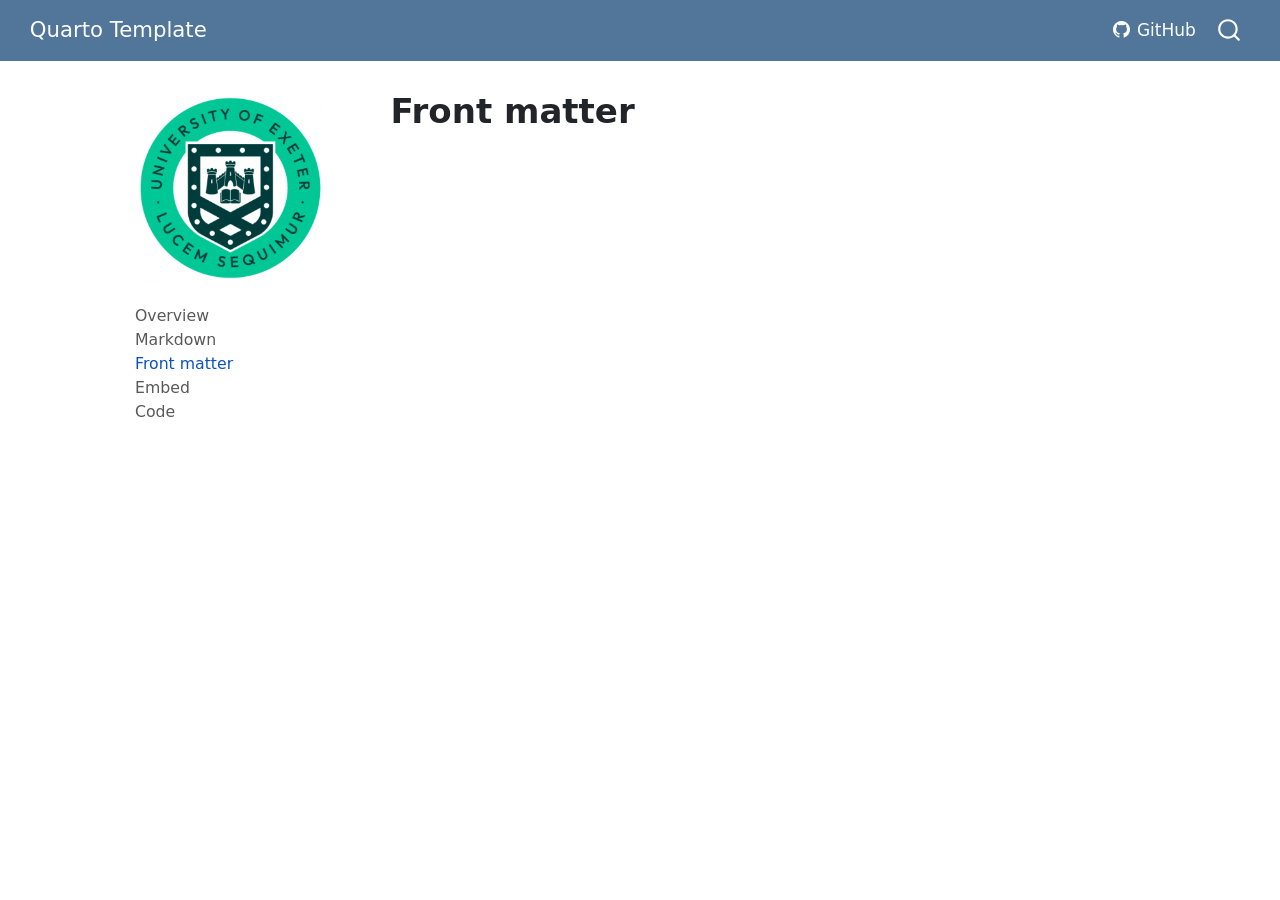
<file: pages/frontmatter.html>
<!DOCTYPE html>
<html xmlns="http://www.w3.org/1999/xhtml" lang="en" xml:lang="en"><head>

<meta charset="utf-8">
<meta name="generator" content="quarto-1.9.36">

<meta name="viewport" content="width=device-width, initial-scale=1.0, user-scalable=yes">


<title>Front matter – Quarto Template</title>
<style>
/* Default styles provided by pandoc.
** See https://pandoc.org/MANUAL.html#variables-for-html for config info.
*/
code{white-space: pre-wrap;}
span.smallcaps{font-variant: small-caps;}
div.columns{display: flex; gap: min(4vw, 1.5em);}
div.column{flex: auto; overflow-x: auto;}
div.hanging-indent{margin-left: 1.5em; text-indent: -1.5em;}
ul.task-list{list-style: none;}
ul.task-list li input[type="checkbox"] {
  width: 0.8em;
  margin: 0 0.8em 0.2em -1em; /* quarto-specific, see https://github.com/quarto-dev/quarto-cli/issues/4556 */ 
  vertical-align: middle;
}
</style>


<script src="../site_libs/quarto-nav/quarto-nav.js"></script>
<script src="../site_libs/quarto-nav/headroom.min.js"></script>
<script src="../site_libs/clipboard/clipboard.min.js"></script>
<script src="../site_libs/quarto-search/autocomplete.umd.js"></script>
<script src="../site_libs/quarto-search/fuse.min.js"></script>
<script src="../site_libs/quarto-search/quarto-search.js"></script>
<meta name="quarto:offset" content="../">
<link href="../images/exeter.png" rel="icon" type="image/png">
<script src="../site_libs/quarto-html/quarto.js" type="module"></script>
<script src="../site_libs/quarto-html/tabsets/tabsets.js" type="module"></script>
<script src="../site_libs/quarto-html/popper.min.js"></script>
<script src="../site_libs/quarto-html/tippy.umd.min.js"></script>
<script src="../site_libs/quarto-html/anchor.min.js"></script>
<link href="../site_libs/quarto-html/tippy.css" rel="stylesheet">
<link href="../site_libs/quarto-html/quarto-syntax-highlighting-845c23b38eaddc0f92fda52bfe77a8c8.css" rel="stylesheet" id="quarto-text-highlighting-styles">
<script src="../site_libs/bootstrap/bootstrap.min.js"></script>
<link href="../site_libs/bootstrap/bootstrap-icons.css" rel="stylesheet">
<link href="../site_libs/bootstrap/bootstrap-12acf3a2dea5fb6071b1261511aaf884.min.css" rel="stylesheet" append-hash="true" id="quarto-bootstrap" data-mode="light">
<script id="quarto-search-options" type="application/json">{
  "location": "navbar",
  "copy-button": false,
  "collapse-after": 3,
  "panel-placement": "end",
  "type": "overlay",
  "limit": 50,
  "keyboard-shortcut": [
    "f",
    "/",
    "s"
  ],
  "show-item-context": false,
  "language": {
    "search-no-results-text": "No results",
    "search-matching-documents-text": "matching documents",
    "search-copy-link-title": "Copy link to search",
    "search-hide-matches-text": "Hide additional matches",
    "search-more-match-text": "more match in this document",
    "search-more-matches-text": "more matches in this document",
    "search-clear-button-title": "Clear",
    "search-text-placeholder": "",
    "search-detached-cancel-button-title": "Cancel",
    "search-submit-button-title": "Submit",
    "search-label": "Search"
  }
}</script>


</head>

<body class="nav-sidebar floating nav-fixed fullcontent quarto-light">

<div id="quarto-search-results"></div>
  <header id="quarto-header" class="headroom fixed-top">
    <nav class="navbar navbar-expand-lg " data-bs-theme="dark">
      <div class="navbar-container container-fluid">
      <div class="navbar-brand-container mx-auto">
    <a class="navbar-brand" href="../index.html">
    <span class="navbar-title">Quarto Template</span>
    </a>
  </div>
            <div id="quarto-search" class="" title="Search"></div>
          <button class="navbar-toggler" type="button" data-bs-toggle="collapse" data-bs-target="#navbarCollapse" aria-controls="navbarCollapse" role="menu" aria-expanded="false" aria-label="Toggle navigation" onclick="if (window.quartoToggleHeadroom) { window.quartoToggleHeadroom(); }">
  <span class="navbar-toggler-icon"></span>
</button>
          <div class="collapse navbar-collapse" id="navbarCollapse">
            <ul class="navbar-nav navbar-nav-scroll ms-auto">
  <li class="nav-item">
    <a class="nav-link" href="https://github.com/pythonhealthdatascience/quarto-template/"> <i class="bi bi-github" role="img">
</i> 
<span class="menu-text">GitHub</span></a>
  </li>  
</ul>
          </div> <!-- /navcollapse -->
            <div class="quarto-navbar-tools">
</div>
      </div> <!-- /container-fluid -->
    </nav>
  <nav class="quarto-secondary-nav">
    <div class="container-fluid d-flex">
      <button type="button" class="quarto-btn-toggle btn" data-bs-toggle="collapse" role="button" data-bs-target=".quarto-sidebar-collapse-item" aria-controls="quarto-sidebar" aria-expanded="false" aria-label="Toggle sidebar navigation" onclick="if (window.quartoToggleHeadroom) { window.quartoToggleHeadroom(); }">
        <i class="bi bi-layout-text-sidebar-reverse"></i>
      </button>
        <nav class="quarto-page-breadcrumbs" aria-label="breadcrumb"><ol class="breadcrumb"><li class="breadcrumb-item"><a href="../pages/frontmatter.html">Front matter</a></li></ol></nav>
        <a class="flex-grow-1" role="navigation" data-bs-toggle="collapse" data-bs-target=".quarto-sidebar-collapse-item" aria-controls="quarto-sidebar" aria-expanded="false" aria-label="Toggle sidebar navigation" onclick="if (window.quartoToggleHeadroom) { window.quartoToggleHeadroom(); }">      
        </a>
    </div>
  </nav>
</header>
<!-- content -->
<div id="quarto-content" class="quarto-container page-columns page-rows-contents page-layout-article page-navbar">
<!-- sidebar -->
  <nav id="quarto-sidebar" class="sidebar collapse collapse-horizontal quarto-sidebar-collapse-item sidebar-navigation floating overflow-auto">
    <div class="pt-lg-2 mt-2 text-left sidebar-header">
      <a href="../index.html" class="sidebar-logo-link">
      <img src="../images/exeter.png" alt="" class="sidebar-logo light-content py-0 d-lg-inline d-none">
      <img src="../images/exeter.png" alt="" class="sidebar-logo dark-content py-0 d-lg-inline d-none">
      </a>
      </div>
    <div class="sidebar-menu-container"> 
    <ul class="list-unstyled mt-1">
        <li class="sidebar-item">
  <div class="sidebar-item-container"> 
  <a href="../index.html" class="sidebar-item-text sidebar-link">
 <span class="menu-text">Overview</span></a>
  </div>
</li>
        <li class="sidebar-item">
  <div class="sidebar-item-container"> 
  <a href="../pages/markdown.html" class="sidebar-item-text sidebar-link">
 <span class="menu-text">Markdown</span></a>
  </div>
</li>
        <li class="sidebar-item">
  <div class="sidebar-item-container"> 
  <a href="../pages/frontmatter.html" class="sidebar-item-text sidebar-link active">
 <span class="menu-text">Front matter</span></a>
  </div>
</li>
        <li class="sidebar-item">
  <div class="sidebar-item-container"> 
  <a href="../pages/embed.html" class="sidebar-item-text sidebar-link">
 <span class="menu-text">Embed</span></a>
  </div>
</li>
        <li class="sidebar-item">
  <div class="sidebar-item-container"> 
  <a href="../pages/code.html" class="sidebar-item-text sidebar-link">
 <span class="menu-text">Code</span></a>
  </div>
</li>
    </ul>
    </div>
</nav>
<div id="quarto-sidebar-glass" class="quarto-sidebar-collapse-item" data-bs-toggle="collapse" data-bs-target=".quarto-sidebar-collapse-item"></div>
<!-- margin-sidebar -->
    
<!-- main -->
<main class="content" id="quarto-document-content">

<header id="title-block-header" class="quarto-title-block default">
<div class="quarto-title">
<h1 class="title">Front matter</h1>
</div>



<div class="quarto-title-meta">

    
  
    
  </div>
  


</header>





</main> <!-- /main -->
<script id="quarto-html-after-body" type="application/javascript">
  window.document.addEventListener("DOMContentLoaded", function (event) {
    const icon = "";
    const anchorJS = new window.AnchorJS();
    anchorJS.options = {
      placement: 'right',
      icon: icon
    };
    anchorJS.add('.anchored');
    const isCodeAnnotation = (el) => {
      for (const clz of el.classList) {
        if (clz.startsWith('code-annotation-')) {                     
          return true;
        }
      }
      return false;
    }
    const onCopySuccess = function(e) {
      // button target
      const button = e.trigger;
      // don't keep focus
      button.blur();
      // flash "checked"
      button.classList.add('code-copy-button-checked');
      var currentTitle = button.getAttribute("title");
      button.setAttribute("title", "Copied!");
      let tooltip;
      if (window.bootstrap) {
        button.setAttribute("data-bs-toggle", "tooltip");
        button.setAttribute("data-bs-placement", "left");
        button.setAttribute("data-bs-title", "Copied!");
        tooltip = new bootstrap.Tooltip(button, 
          { trigger: "manual", 
            customClass: "code-copy-button-tooltip",
            offset: [0, -8]});
        tooltip.show();    
      }
      setTimeout(function() {
        if (tooltip) {
          tooltip.hide();
          button.removeAttribute("data-bs-title");
          button.removeAttribute("data-bs-toggle");
          button.removeAttribute("data-bs-placement");
        }
        button.setAttribute("title", currentTitle);
        button.classList.remove('code-copy-button-checked');
      }, 1000);
      // clear code selection
      e.clearSelection();
    }
    const getTextToCopy = function(trigger) {
      const outerScaffold = trigger.parentElement.cloneNode(true);
      const codeEl = outerScaffold.querySelector('code');
      for (const childEl of codeEl.children) {
        if (isCodeAnnotation(childEl)) {
          childEl.remove();
        }
      }
      return codeEl.innerText;
    }
    const clipboard = new window.ClipboardJS('.code-copy-button:not([data-in-quarto-modal])', {
      text: getTextToCopy
    });
    clipboard.on('success', onCopySuccess);
    if (window.document.getElementById('quarto-embedded-source-code-modal')) {
      const clipboardModal = new window.ClipboardJS('.code-copy-button[data-in-quarto-modal]', {
        text: getTextToCopy,
        container: window.document.getElementById('quarto-embedded-source-code-modal')
      });
      clipboardModal.on('success', onCopySuccess);
    }
      var localhostRegex = new RegExp(/^(?:http|https):\/\/localhost\:?[0-9]*\//);
      var mailtoRegex = new RegExp(/^mailto:/);
        var filterRegex = new RegExp("https:\/\/pythonhealthdatascience\.github\.io\/quarto-template\/");
      var isInternal = (href) => {
          return filterRegex.test(href) || localhostRegex.test(href) || mailtoRegex.test(href);
      }
      // Inspect non-navigation links and adorn them if external
     var links = window.document.querySelectorAll('a[href]:not(.nav-link):not(.navbar-brand):not(.toc-action):not(.sidebar-link):not(.sidebar-item-toggle):not(.pagination-link):not(.no-external):not([aria-hidden]):not(.dropdown-item):not(.quarto-navigation-tool):not(.about-link)');
      for (var i=0; i<links.length; i++) {
        const link = links[i];
        if (!isInternal(link.href)) {
          // undo the damage that might have been done by quarto-nav.js in the case of
          // links that we want to consider external
          if (link.dataset.originalHref !== undefined) {
            link.href = link.dataset.originalHref;
          }
        }
      }
    function tippyHover(el, contentFn, onTriggerFn, onUntriggerFn) {
      const config = {
        allowHTML: true,
        maxWidth: 500,
        delay: 100,
        arrow: false,
        appendTo: function(el) {
            return el.parentElement;
        },
        interactive: true,
        interactiveBorder: 10,
        theme: 'quarto',
        placement: 'bottom-start',
      };
      if (contentFn) {
        config.content = contentFn;
      }
      if (onTriggerFn) {
        config.onTrigger = onTriggerFn;
      }
      if (onUntriggerFn) {
        config.onUntrigger = onUntriggerFn;
      }
      window.tippy(el, config); 
    }
    const noterefs = window.document.querySelectorAll('a[role="doc-noteref"]');
    for (var i=0; i<noterefs.length; i++) {
      const ref = noterefs[i];
      tippyHover(ref, function() {
        // use id or data attribute instead here
        let href = ref.getAttribute('data-footnote-href') || ref.getAttribute('href');
        try { href = new URL(href).hash; } catch {}
        const id = href.replace(/^#\/?/, "");
        const note = window.document.getElementById(id);
        if (note) {
          return note.innerHTML;
        } else {
          return "";
        }
      });
    }
    const xrefs = window.document.querySelectorAll('a.quarto-xref');
    const processXRef = (id, note) => {
      // Strip column container classes
      const stripColumnClz = (el) => {
        el.classList.remove("page-full", "page-columns");
        if (el.children) {
          for (const child of el.children) {
            stripColumnClz(child);
          }
        }
      }
      stripColumnClz(note)
      if (id === null || id.startsWith('sec-')) {
        // Special case sections, only their first couple elements
        const container = document.createElement("div");
        if (note.children && note.children.length > 2) {
          container.appendChild(note.children[0].cloneNode(true));
          for (let i = 1; i < note.children.length; i++) {
            const child = note.children[i];
            if (child.tagName === "P" && child.innerText === "") {
              continue;
            } else {
              container.appendChild(child.cloneNode(true));
              break;
            }
          }
          if (window.Quarto?.typesetMath) {
            window.Quarto.typesetMath(container);
          }
          return container.innerHTML
        } else {
          if (window.Quarto?.typesetMath) {
            window.Quarto.typesetMath(note);
          }
          return note.innerHTML;
        }
      } else {
        // Remove any anchor links if they are present
        const anchorLink = note.querySelector('a.anchorjs-link');
        if (anchorLink) {
          anchorLink.remove();
        }
        if (window.Quarto?.typesetMath) {
          window.Quarto.typesetMath(note);
        }
        if (note.classList.contains("callout")) {
          return note.outerHTML;
        } else {
          return note.innerHTML;
        }
      }
    }
    for (var i=0; i<xrefs.length; i++) {
      const xref = xrefs[i];
      tippyHover(xref, undefined, function(instance) {
        instance.disable();
        let url = xref.getAttribute('href');
        let hash = undefined; 
        if (url.startsWith('#')) {
          hash = url;
        } else {
          try { hash = new URL(url).hash; } catch {}
        }
        if (hash) {
          const id = hash.replace(/^#\/?/, "");
          const note = window.document.getElementById(id);
          if (note !== null) {
            try {
              const html = processXRef(id, note.cloneNode(true));
              instance.setContent(html);
            } finally {
              instance.enable();
              instance.show();
            }
          } else {
            // See if we can fetch this
            fetch(url.split('#')[0])
            .then(res => res.text())
            .then(html => {
              const parser = new DOMParser();
              const htmlDoc = parser.parseFromString(html, "text/html");
              const note = htmlDoc.getElementById(id);
              if (note !== null) {
                const html = processXRef(id, note);
                instance.setContent(html);
              } 
            }).finally(() => {
              instance.enable();
              instance.show();
            });
          }
        } else {
          // See if we can fetch a full url (with no hash to target)
          // This is a special case and we should probably do some content thinning / targeting
          fetch(url)
          .then(res => res.text())
          .then(html => {
            const parser = new DOMParser();
            const htmlDoc = parser.parseFromString(html, "text/html");
            const note = htmlDoc.querySelector('main.content');
            if (note !== null) {
              // This should only happen for chapter cross references
              // (since there is no id in the URL)
              // remove the first header
              if (note.children.length > 0 && note.children[0].tagName === "HEADER") {
                note.children[0].remove();
              }
              const html = processXRef(null, note);
              instance.setContent(html);
            } 
          }).finally(() => {
            instance.enable();
            instance.show();
          });
        }
      }, function(instance) {
      });
    }
        let selectedAnnoteEl;
        const selectorForAnnotation = ( cell, annotation) => {
          let cellAttr = 'data-code-cell="' + cell + '"';
          let lineAttr = 'data-code-annotation="' +  annotation + '"';
          const selector = 'span[' + cellAttr + '][' + lineAttr + ']';
          return selector;
        }
        const selectCodeLines = (annoteEl) => {
          const doc = window.document;
          const targetCell = annoteEl.getAttribute("data-target-cell");
          const targetAnnotation = annoteEl.getAttribute("data-target-annotation");
          const annoteSpan = window.document.querySelector(selectorForAnnotation(targetCell, targetAnnotation));
          const lines = annoteSpan.getAttribute("data-code-lines").split(",");
          const lineIds = lines.map((line) => {
            return targetCell + "-" + line;
          })
          let top = null;
          let height = null;
          let parent = null;
          if (lineIds.length > 0) {
              //compute the position of the single el (top and bottom and make a div)
              const el = window.document.getElementById(lineIds[0]);
              top = el.offsetTop;
              height = el.offsetHeight;
              parent = el.parentElement.parentElement;
            if (lineIds.length > 1) {
              const lastEl = window.document.getElementById(lineIds[lineIds.length - 1]);
              const bottom = lastEl.offsetTop + lastEl.offsetHeight;
              height = bottom - top;
            }
            if (top !== null && height !== null && parent !== null) {
              // cook up a div (if necessary) and position it 
              let div = window.document.getElementById("code-annotation-line-highlight");
              if (div === null) {
                div = window.document.createElement("div");
                div.setAttribute("id", "code-annotation-line-highlight");
                div.style.position = 'absolute';
                parent.appendChild(div);
              }
              div.style.top = top - 2 + "px";
              div.style.height = height + 4 + "px";
              div.style.left = 0;
              let gutterDiv = window.document.getElementById("code-annotation-line-highlight-gutter");
              if (gutterDiv === null) {
                gutterDiv = window.document.createElement("div");
                gutterDiv.setAttribute("id", "code-annotation-line-highlight-gutter");
                gutterDiv.style.position = 'absolute';
                const codeCell = window.document.getElementById(targetCell);
                const gutter = codeCell.querySelector('.code-annotation-gutter');
                gutter.appendChild(gutterDiv);
              }
              gutterDiv.style.top = top - 2 + "px";
              gutterDiv.style.height = height + 4 + "px";
            }
            selectedAnnoteEl = annoteEl;
          }
        };
        const unselectCodeLines = () => {
          const elementsIds = ["code-annotation-line-highlight", "code-annotation-line-highlight-gutter"];
          elementsIds.forEach((elId) => {
            const div = window.document.getElementById(elId);
            if (div) {
              div.remove();
            }
          });
          selectedAnnoteEl = undefined;
        };
          // Handle positioning of the toggle
      window.addEventListener(
        "resize",
        throttle(() => {
          elRect = undefined;
          if (selectedAnnoteEl) {
            selectCodeLines(selectedAnnoteEl);
          }
        }, 10)
      );
      function throttle(fn, ms) {
      let throttle = false;
      let timer;
        return (...args) => {
          if(!throttle) { // first call gets through
              fn.apply(this, args);
              throttle = true;
          } else { // all the others get throttled
              if(timer) clearTimeout(timer); // cancel #2
              timer = setTimeout(() => {
                fn.apply(this, args);
                timer = throttle = false;
              }, ms);
          }
        };
      }
        // Attach click handler to the DT
        const annoteDls = window.document.querySelectorAll('dt[data-target-cell]');
        for (const annoteDlNode of annoteDls) {
          annoteDlNode.addEventListener('click', (event) => {
            const clickedEl = event.target;
            if (clickedEl !== selectedAnnoteEl) {
              unselectCodeLines();
              const activeEl = window.document.querySelector('dt[data-target-cell].code-annotation-active');
              if (activeEl) {
                activeEl.classList.remove('code-annotation-active');
              }
              selectCodeLines(clickedEl);
              clickedEl.classList.add('code-annotation-active');
            } else {
              // Unselect the line
              unselectCodeLines();
              clickedEl.classList.remove('code-annotation-active');
            }
          });
        }
    const findCites = (el) => {
      const parentEl = el.parentElement;
      if (parentEl) {
        const cites = parentEl.dataset.cites;
        if (cites) {
          return {
            el,
            cites: cites.split(' ')
          };
        } else {
          return findCites(el.parentElement)
        }
      } else {
        return undefined;
      }
    };
    var bibliorefs = window.document.querySelectorAll('a[role="doc-biblioref"]');
    for (var i=0; i<bibliorefs.length; i++) {
      const ref = bibliorefs[i];
      const citeInfo = findCites(ref);
      if (citeInfo) {
        tippyHover(citeInfo.el, function() {
          var popup = window.document.createElement('div');
          citeInfo.cites.forEach(function(cite) {
            var citeDiv = window.document.createElement('div');
            citeDiv.classList.add('hanging-indent');
            citeDiv.classList.add('csl-entry');
            var biblioDiv = window.document.getElementById('ref-' + cite);
            if (biblioDiv) {
              citeDiv.innerHTML = biblioDiv.innerHTML;
            }
            popup.appendChild(citeDiv);
          });
          return popup.innerHTML;
        });
      }
    }
  });
  </script>
</div> <!-- /content -->




</body></html>
</file>
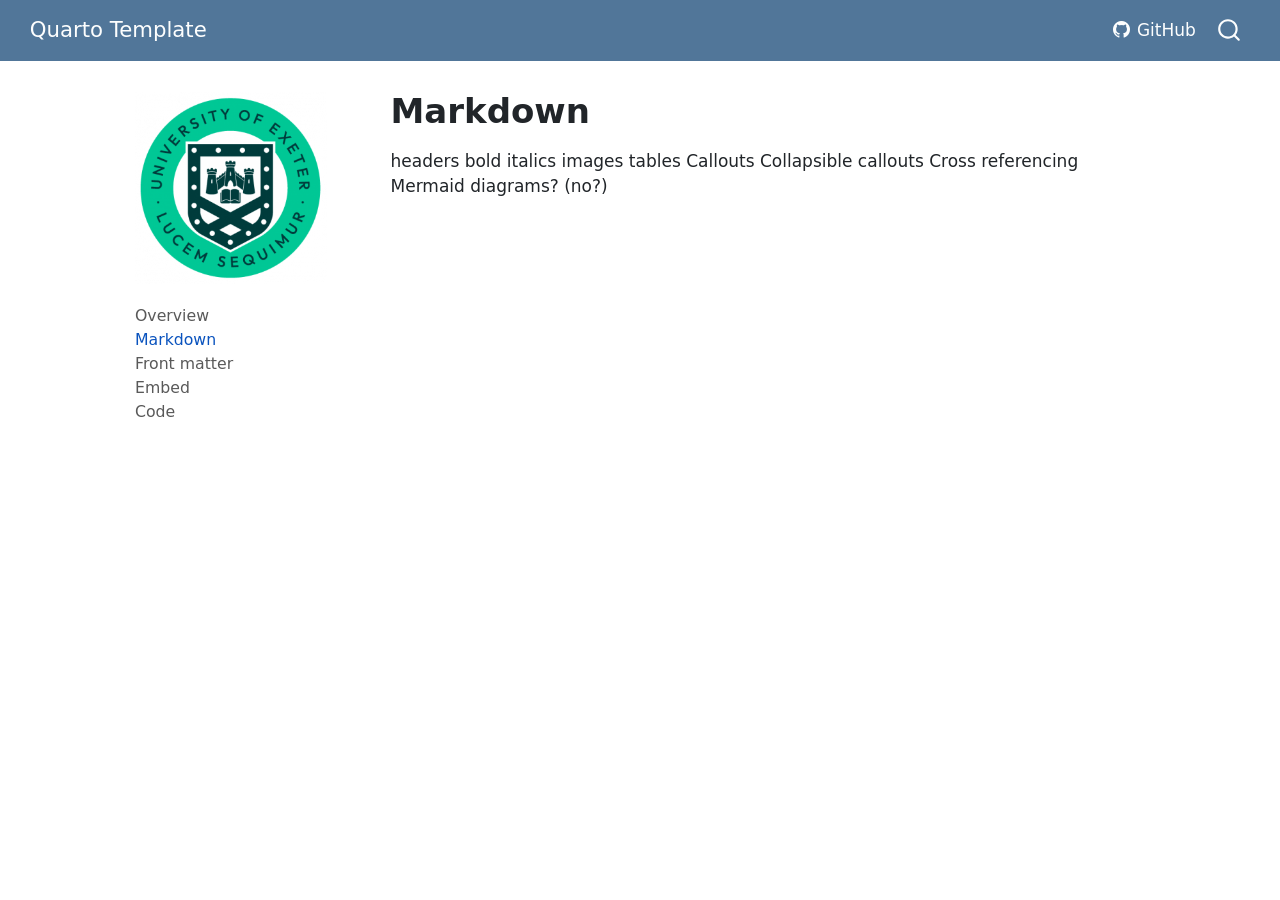
<file: pages/markdown.html>
<!DOCTYPE html>
<html xmlns="http://www.w3.org/1999/xhtml" lang="en" xml:lang="en"><head>

<meta charset="utf-8">
<meta name="generator" content="quarto-1.9.36">

<meta name="viewport" content="width=device-width, initial-scale=1.0, user-scalable=yes">


<title>Markdown – Quarto Template</title>
<style>
/* Default styles provided by pandoc.
** See https://pandoc.org/MANUAL.html#variables-for-html for config info.
*/
code{white-space: pre-wrap;}
span.smallcaps{font-variant: small-caps;}
div.columns{display: flex; gap: min(4vw, 1.5em);}
div.column{flex: auto; overflow-x: auto;}
div.hanging-indent{margin-left: 1.5em; text-indent: -1.5em;}
ul.task-list{list-style: none;}
ul.task-list li input[type="checkbox"] {
  width: 0.8em;
  margin: 0 0.8em 0.2em -1em; /* quarto-specific, see https://github.com/quarto-dev/quarto-cli/issues/4556 */ 
  vertical-align: middle;
}
</style>


<script src="../site_libs/quarto-nav/quarto-nav.js"></script>
<script src="../site_libs/quarto-nav/headroom.min.js"></script>
<script src="../site_libs/clipboard/clipboard.min.js"></script>
<script src="../site_libs/quarto-search/autocomplete.umd.js"></script>
<script src="../site_libs/quarto-search/fuse.min.js"></script>
<script src="../site_libs/quarto-search/quarto-search.js"></script>
<meta name="quarto:offset" content="../">
<link href="../images/exeter.png" rel="icon" type="image/png">
<script src="../site_libs/quarto-html/quarto.js" type="module"></script>
<script src="../site_libs/quarto-html/tabsets/tabsets.js" type="module"></script>
<script src="../site_libs/quarto-html/popper.min.js"></script>
<script src="../site_libs/quarto-html/tippy.umd.min.js"></script>
<script src="../site_libs/quarto-html/anchor.min.js"></script>
<link href="../site_libs/quarto-html/tippy.css" rel="stylesheet">
<link href="../site_libs/quarto-html/quarto-syntax-highlighting-845c23b38eaddc0f92fda52bfe77a8c8.css" rel="stylesheet" id="quarto-text-highlighting-styles">
<script src="../site_libs/bootstrap/bootstrap.min.js"></script>
<link href="../site_libs/bootstrap/bootstrap-icons.css" rel="stylesheet">
<link href="../site_libs/bootstrap/bootstrap-12acf3a2dea5fb6071b1261511aaf884.min.css" rel="stylesheet" append-hash="true" id="quarto-bootstrap" data-mode="light">
<script id="quarto-search-options" type="application/json">{
  "location": "navbar",
  "copy-button": false,
  "collapse-after": 3,
  "panel-placement": "end",
  "type": "overlay",
  "limit": 50,
  "keyboard-shortcut": [
    "f",
    "/",
    "s"
  ],
  "show-item-context": false,
  "language": {
    "search-no-results-text": "No results",
    "search-matching-documents-text": "matching documents",
    "search-copy-link-title": "Copy link to search",
    "search-hide-matches-text": "Hide additional matches",
    "search-more-match-text": "more match in this document",
    "search-more-matches-text": "more matches in this document",
    "search-clear-button-title": "Clear",
    "search-text-placeholder": "",
    "search-detached-cancel-button-title": "Cancel",
    "search-submit-button-title": "Submit",
    "search-label": "Search"
  }
}</script>


</head>

<body class="nav-sidebar floating nav-fixed fullcontent quarto-light">

<div id="quarto-search-results"></div>
  <header id="quarto-header" class="headroom fixed-top">
    <nav class="navbar navbar-expand-lg " data-bs-theme="dark">
      <div class="navbar-container container-fluid">
      <div class="navbar-brand-container mx-auto">
    <a class="navbar-brand" href="../index.html">
    <span class="navbar-title">Quarto Template</span>
    </a>
  </div>
            <div id="quarto-search" class="" title="Search"></div>
          <button class="navbar-toggler" type="button" data-bs-toggle="collapse" data-bs-target="#navbarCollapse" aria-controls="navbarCollapse" role="menu" aria-expanded="false" aria-label="Toggle navigation" onclick="if (window.quartoToggleHeadroom) { window.quartoToggleHeadroom(); }">
  <span class="navbar-toggler-icon"></span>
</button>
          <div class="collapse navbar-collapse" id="navbarCollapse">
            <ul class="navbar-nav navbar-nav-scroll ms-auto">
  <li class="nav-item">
    <a class="nav-link" href="https://github.com/pythonhealthdatascience/quarto-template/"> <i class="bi bi-github" role="img">
</i> 
<span class="menu-text">GitHub</span></a>
  </li>  
</ul>
          </div> <!-- /navcollapse -->
            <div class="quarto-navbar-tools">
</div>
      </div> <!-- /container-fluid -->
    </nav>
  <nav class="quarto-secondary-nav">
    <div class="container-fluid d-flex">
      <button type="button" class="quarto-btn-toggle btn" data-bs-toggle="collapse" role="button" data-bs-target=".quarto-sidebar-collapse-item" aria-controls="quarto-sidebar" aria-expanded="false" aria-label="Toggle sidebar navigation" onclick="if (window.quartoToggleHeadroom) { window.quartoToggleHeadroom(); }">
        <i class="bi bi-layout-text-sidebar-reverse"></i>
      </button>
        <nav class="quarto-page-breadcrumbs" aria-label="breadcrumb"><ol class="breadcrumb"><li class="breadcrumb-item"><a href="../pages/markdown.html">Markdown</a></li></ol></nav>
        <a class="flex-grow-1" role="navigation" data-bs-toggle="collapse" data-bs-target=".quarto-sidebar-collapse-item" aria-controls="quarto-sidebar" aria-expanded="false" aria-label="Toggle sidebar navigation" onclick="if (window.quartoToggleHeadroom) { window.quartoToggleHeadroom(); }">      
        </a>
    </div>
  </nav>
</header>
<!-- content -->
<div id="quarto-content" class="quarto-container page-columns page-rows-contents page-layout-article page-navbar">
<!-- sidebar -->
  <nav id="quarto-sidebar" class="sidebar collapse collapse-horizontal quarto-sidebar-collapse-item sidebar-navigation floating overflow-auto">
    <div class="pt-lg-2 mt-2 text-left sidebar-header">
      <a href="../index.html" class="sidebar-logo-link">
      <img src="../images/exeter.png" alt="" class="sidebar-logo light-content py-0 d-lg-inline d-none">
      <img src="../images/exeter.png" alt="" class="sidebar-logo dark-content py-0 d-lg-inline d-none">
      </a>
      </div>
    <div class="sidebar-menu-container"> 
    <ul class="list-unstyled mt-1">
        <li class="sidebar-item">
  <div class="sidebar-item-container"> 
  <a href="../index.html" class="sidebar-item-text sidebar-link">
 <span class="menu-text">Overview</span></a>
  </div>
</li>
        <li class="sidebar-item">
  <div class="sidebar-item-container"> 
  <a href="../pages/markdown.html" class="sidebar-item-text sidebar-link active">
 <span class="menu-text">Markdown</span></a>
  </div>
</li>
        <li class="sidebar-item">
  <div class="sidebar-item-container"> 
  <a href="../pages/frontmatter.html" class="sidebar-item-text sidebar-link">
 <span class="menu-text">Front matter</span></a>
  </div>
</li>
        <li class="sidebar-item">
  <div class="sidebar-item-container"> 
  <a href="../pages/embed.html" class="sidebar-item-text sidebar-link">
 <span class="menu-text">Embed</span></a>
  </div>
</li>
        <li class="sidebar-item">
  <div class="sidebar-item-container"> 
  <a href="../pages/code.html" class="sidebar-item-text sidebar-link">
 <span class="menu-text">Code</span></a>
  </div>
</li>
    </ul>
    </div>
</nav>
<div id="quarto-sidebar-glass" class="quarto-sidebar-collapse-item" data-bs-toggle="collapse" data-bs-target=".quarto-sidebar-collapse-item"></div>
<!-- margin-sidebar -->
    
<!-- main -->
<main class="content" id="quarto-document-content">

<header id="title-block-header" class="quarto-title-block default">
<div class="quarto-title">
<h1 class="title">Markdown</h1>
</div>



<div class="quarto-title-meta">

    
  
    
  </div>
  


</header>


<p>headers bold italics images tables Callouts Collapsible callouts Cross referencing Mermaid diagrams? (no?)</p>



</main> <!-- /main -->
<script id="quarto-html-after-body" type="application/javascript">
  window.document.addEventListener("DOMContentLoaded", function (event) {
    const icon = "";
    const anchorJS = new window.AnchorJS();
    anchorJS.options = {
      placement: 'right',
      icon: icon
    };
    anchorJS.add('.anchored');
    const isCodeAnnotation = (el) => {
      for (const clz of el.classList) {
        if (clz.startsWith('code-annotation-')) {                     
          return true;
        }
      }
      return false;
    }
    const onCopySuccess = function(e) {
      // button target
      const button = e.trigger;
      // don't keep focus
      button.blur();
      // flash "checked"
      button.classList.add('code-copy-button-checked');
      var currentTitle = button.getAttribute("title");
      button.setAttribute("title", "Copied!");
      let tooltip;
      if (window.bootstrap) {
        button.setAttribute("data-bs-toggle", "tooltip");
        button.setAttribute("data-bs-placement", "left");
        button.setAttribute("data-bs-title", "Copied!");
        tooltip = new bootstrap.Tooltip(button, 
          { trigger: "manual", 
            customClass: "code-copy-button-tooltip",
            offset: [0, -8]});
        tooltip.show();    
      }
      setTimeout(function() {
        if (tooltip) {
          tooltip.hide();
          button.removeAttribute("data-bs-title");
          button.removeAttribute("data-bs-toggle");
          button.removeAttribute("data-bs-placement");
        }
        button.setAttribute("title", currentTitle);
        button.classList.remove('code-copy-button-checked');
      }, 1000);
      // clear code selection
      e.clearSelection();
    }
    const getTextToCopy = function(trigger) {
      const outerScaffold = trigger.parentElement.cloneNode(true);
      const codeEl = outerScaffold.querySelector('code');
      for (const childEl of codeEl.children) {
        if (isCodeAnnotation(childEl)) {
          childEl.remove();
        }
      }
      return codeEl.innerText;
    }
    const clipboard = new window.ClipboardJS('.code-copy-button:not([data-in-quarto-modal])', {
      text: getTextToCopy
    });
    clipboard.on('success', onCopySuccess);
    if (window.document.getElementById('quarto-embedded-source-code-modal')) {
      const clipboardModal = new window.ClipboardJS('.code-copy-button[data-in-quarto-modal]', {
        text: getTextToCopy,
        container: window.document.getElementById('quarto-embedded-source-code-modal')
      });
      clipboardModal.on('success', onCopySuccess);
    }
      var localhostRegex = new RegExp(/^(?:http|https):\/\/localhost\:?[0-9]*\//);
      var mailtoRegex = new RegExp(/^mailto:/);
        var filterRegex = new RegExp("https:\/\/pythonhealthdatascience\.github\.io\/quarto-template\/");
      var isInternal = (href) => {
          return filterRegex.test(href) || localhostRegex.test(href) || mailtoRegex.test(href);
      }
      // Inspect non-navigation links and adorn them if external
     var links = window.document.querySelectorAll('a[href]:not(.nav-link):not(.navbar-brand):not(.toc-action):not(.sidebar-link):not(.sidebar-item-toggle):not(.pagination-link):not(.no-external):not([aria-hidden]):not(.dropdown-item):not(.quarto-navigation-tool):not(.about-link)');
      for (var i=0; i<links.length; i++) {
        const link = links[i];
        if (!isInternal(link.href)) {
          // undo the damage that might have been done by quarto-nav.js in the case of
          // links that we want to consider external
          if (link.dataset.originalHref !== undefined) {
            link.href = link.dataset.originalHref;
          }
        }
      }
    function tippyHover(el, contentFn, onTriggerFn, onUntriggerFn) {
      const config = {
        allowHTML: true,
        maxWidth: 500,
        delay: 100,
        arrow: false,
        appendTo: function(el) {
            return el.parentElement;
        },
        interactive: true,
        interactiveBorder: 10,
        theme: 'quarto',
        placement: 'bottom-start',
      };
      if (contentFn) {
        config.content = contentFn;
      }
      if (onTriggerFn) {
        config.onTrigger = onTriggerFn;
      }
      if (onUntriggerFn) {
        config.onUntrigger = onUntriggerFn;
      }
      window.tippy(el, config); 
    }
    const noterefs = window.document.querySelectorAll('a[role="doc-noteref"]');
    for (var i=0; i<noterefs.length; i++) {
      const ref = noterefs[i];
      tippyHover(ref, function() {
        // use id or data attribute instead here
        let href = ref.getAttribute('data-footnote-href') || ref.getAttribute('href');
        try { href = new URL(href).hash; } catch {}
        const id = href.replace(/^#\/?/, "");
        const note = window.document.getElementById(id);
        if (note) {
          return note.innerHTML;
        } else {
          return "";
        }
      });
    }
    const xrefs = window.document.querySelectorAll('a.quarto-xref');
    const processXRef = (id, note) => {
      // Strip column container classes
      const stripColumnClz = (el) => {
        el.classList.remove("page-full", "page-columns");
        if (el.children) {
          for (const child of el.children) {
            stripColumnClz(child);
          }
        }
      }
      stripColumnClz(note)
      if (id === null || id.startsWith('sec-')) {
        // Special case sections, only their first couple elements
        const container = document.createElement("div");
        if (note.children && note.children.length > 2) {
          container.appendChild(note.children[0].cloneNode(true));
          for (let i = 1; i < note.children.length; i++) {
            const child = note.children[i];
            if (child.tagName === "P" && child.innerText === "") {
              continue;
            } else {
              container.appendChild(child.cloneNode(true));
              break;
            }
          }
          if (window.Quarto?.typesetMath) {
            window.Quarto.typesetMath(container);
          }
          return container.innerHTML
        } else {
          if (window.Quarto?.typesetMath) {
            window.Quarto.typesetMath(note);
          }
          return note.innerHTML;
        }
      } else {
        // Remove any anchor links if they are present
        const anchorLink = note.querySelector('a.anchorjs-link');
        if (anchorLink) {
          anchorLink.remove();
        }
        if (window.Quarto?.typesetMath) {
          window.Quarto.typesetMath(note);
        }
        if (note.classList.contains("callout")) {
          return note.outerHTML;
        } else {
          return note.innerHTML;
        }
      }
    }
    for (var i=0; i<xrefs.length; i++) {
      const xref = xrefs[i];
      tippyHover(xref, undefined, function(instance) {
        instance.disable();
        let url = xref.getAttribute('href');
        let hash = undefined; 
        if (url.startsWith('#')) {
          hash = url;
        } else {
          try { hash = new URL(url).hash; } catch {}
        }
        if (hash) {
          const id = hash.replace(/^#\/?/, "");
          const note = window.document.getElementById(id);
          if (note !== null) {
            try {
              const html = processXRef(id, note.cloneNode(true));
              instance.setContent(html);
            } finally {
              instance.enable();
              instance.show();
            }
          } else {
            // See if we can fetch this
            fetch(url.split('#')[0])
            .then(res => res.text())
            .then(html => {
              const parser = new DOMParser();
              const htmlDoc = parser.parseFromString(html, "text/html");
              const note = htmlDoc.getElementById(id);
              if (note !== null) {
                const html = processXRef(id, note);
                instance.setContent(html);
              } 
            }).finally(() => {
              instance.enable();
              instance.show();
            });
          }
        } else {
          // See if we can fetch a full url (with no hash to target)
          // This is a special case and we should probably do some content thinning / targeting
          fetch(url)
          .then(res => res.text())
          .then(html => {
            const parser = new DOMParser();
            const htmlDoc = parser.parseFromString(html, "text/html");
            const note = htmlDoc.querySelector('main.content');
            if (note !== null) {
              // This should only happen for chapter cross references
              // (since there is no id in the URL)
              // remove the first header
              if (note.children.length > 0 && note.children[0].tagName === "HEADER") {
                note.children[0].remove();
              }
              const html = processXRef(null, note);
              instance.setContent(html);
            } 
          }).finally(() => {
            instance.enable();
            instance.show();
          });
        }
      }, function(instance) {
      });
    }
        let selectedAnnoteEl;
        const selectorForAnnotation = ( cell, annotation) => {
          let cellAttr = 'data-code-cell="' + cell + '"';
          let lineAttr = 'data-code-annotation="' +  annotation + '"';
          const selector = 'span[' + cellAttr + '][' + lineAttr + ']';
          return selector;
        }
        const selectCodeLines = (annoteEl) => {
          const doc = window.document;
          const targetCell = annoteEl.getAttribute("data-target-cell");
          const targetAnnotation = annoteEl.getAttribute("data-target-annotation");
          const annoteSpan = window.document.querySelector(selectorForAnnotation(targetCell, targetAnnotation));
          const lines = annoteSpan.getAttribute("data-code-lines").split(",");
          const lineIds = lines.map((line) => {
            return targetCell + "-" + line;
          })
          let top = null;
          let height = null;
          let parent = null;
          if (lineIds.length > 0) {
              //compute the position of the single el (top and bottom and make a div)
              const el = window.document.getElementById(lineIds[0]);
              top = el.offsetTop;
              height = el.offsetHeight;
              parent = el.parentElement.parentElement;
            if (lineIds.length > 1) {
              const lastEl = window.document.getElementById(lineIds[lineIds.length - 1]);
              const bottom = lastEl.offsetTop + lastEl.offsetHeight;
              height = bottom - top;
            }
            if (top !== null && height !== null && parent !== null) {
              // cook up a div (if necessary) and position it 
              let div = window.document.getElementById("code-annotation-line-highlight");
              if (div === null) {
                div = window.document.createElement("div");
                div.setAttribute("id", "code-annotation-line-highlight");
                div.style.position = 'absolute';
                parent.appendChild(div);
              }
              div.style.top = top - 2 + "px";
              div.style.height = height + 4 + "px";
              div.style.left = 0;
              let gutterDiv = window.document.getElementById("code-annotation-line-highlight-gutter");
              if (gutterDiv === null) {
                gutterDiv = window.document.createElement("div");
                gutterDiv.setAttribute("id", "code-annotation-line-highlight-gutter");
                gutterDiv.style.position = 'absolute';
                const codeCell = window.document.getElementById(targetCell);
                const gutter = codeCell.querySelector('.code-annotation-gutter');
                gutter.appendChild(gutterDiv);
              }
              gutterDiv.style.top = top - 2 + "px";
              gutterDiv.style.height = height + 4 + "px";
            }
            selectedAnnoteEl = annoteEl;
          }
        };
        const unselectCodeLines = () => {
          const elementsIds = ["code-annotation-line-highlight", "code-annotation-line-highlight-gutter"];
          elementsIds.forEach((elId) => {
            const div = window.document.getElementById(elId);
            if (div) {
              div.remove();
            }
          });
          selectedAnnoteEl = undefined;
        };
          // Handle positioning of the toggle
      window.addEventListener(
        "resize",
        throttle(() => {
          elRect = undefined;
          if (selectedAnnoteEl) {
            selectCodeLines(selectedAnnoteEl);
          }
        }, 10)
      );
      function throttle(fn, ms) {
      let throttle = false;
      let timer;
        return (...args) => {
          if(!throttle) { // first call gets through
              fn.apply(this, args);
              throttle = true;
          } else { // all the others get throttled
              if(timer) clearTimeout(timer); // cancel #2
              timer = setTimeout(() => {
                fn.apply(this, args);
                timer = throttle = false;
              }, ms);
          }
        };
      }
        // Attach click handler to the DT
        const annoteDls = window.document.querySelectorAll('dt[data-target-cell]');
        for (const annoteDlNode of annoteDls) {
          annoteDlNode.addEventListener('click', (event) => {
            const clickedEl = event.target;
            if (clickedEl !== selectedAnnoteEl) {
              unselectCodeLines();
              const activeEl = window.document.querySelector('dt[data-target-cell].code-annotation-active');
              if (activeEl) {
                activeEl.classList.remove('code-annotation-active');
              }
              selectCodeLines(clickedEl);
              clickedEl.classList.add('code-annotation-active');
            } else {
              // Unselect the line
              unselectCodeLines();
              clickedEl.classList.remove('code-annotation-active');
            }
          });
        }
    const findCites = (el) => {
      const parentEl = el.parentElement;
      if (parentEl) {
        const cites = parentEl.dataset.cites;
        if (cites) {
          return {
            el,
            cites: cites.split(' ')
          };
        } else {
          return findCites(el.parentElement)
        }
      } else {
        return undefined;
      }
    };
    var bibliorefs = window.document.querySelectorAll('a[role="doc-biblioref"]');
    for (var i=0; i<bibliorefs.length; i++) {
      const ref = bibliorefs[i];
      const citeInfo = findCites(ref);
      if (citeInfo) {
        tippyHover(citeInfo.el, function() {
          var popup = window.document.createElement('div');
          citeInfo.cites.forEach(function(cite) {
            var citeDiv = window.document.createElement('div');
            citeDiv.classList.add('hanging-indent');
            citeDiv.classList.add('csl-entry');
            var biblioDiv = window.document.getElementById('ref-' + cite);
            if (biblioDiv) {
              citeDiv.innerHTML = biblioDiv.innerHTML;
            }
            popup.appendChild(citeDiv);
          });
          return popup.innerHTML;
        });
      }
    }
  });
  </script>
</div> <!-- /content -->




</body></html>
</file>
<file: site_libs/quarto-html/tippy.css>
.tippy-box[data-animation=fade][data-state=hidden]{opacity:0}[data-tippy-root]{max-width:calc(100vw - 10px)}.tippy-box{position:relative;background-color:#333;color:#fff;border-radius:4px;font-size:14px;line-height:1.4;white-space:normal;outline:0;transition-property:transform,visibility,opacity}.tippy-box[data-placement^=top]>.tippy-arrow{bottom:0}.tippy-box[data-placement^=top]>.tippy-arrow:before{bottom:-7px;left:0;border-width:8px 8px 0;border-top-color:initial;transform-origin:center top}.tippy-box[data-placement^=bottom]>.tippy-arrow{top:0}.tippy-box[data-placement^=bottom]>.tippy-arrow:before{top:-7px;left:0;border-width:0 8px 8px;border-bottom-color:initial;transform-origin:center bottom}.tippy-box[data-placement^=left]>.tippy-arrow{right:0}.tippy-box[data-placement^=left]>.tippy-arrow:before{border-width:8px 0 8px 8px;border-left-color:initial;right:-7px;transform-origin:center left}.tippy-box[data-placement^=right]>.tippy-arrow{left:0}.tippy-box[data-placement^=right]>.tippy-arrow:before{left:-7px;border-width:8px 8px 8px 0;border-right-color:initial;transform-origin:center right}.tippy-box[data-inertia][data-state=visible]{transition-timing-function:cubic-bezier(.54,1.5,.38,1.11)}.tippy-arrow{width:16px;height:16px;color:#333}.tippy-arrow:before{content:"";position:absolute;border-color:transparent;border-style:solid}.tippy-content{position:relative;padding:5px 9px;z-index:1}
</file>
<file: site_libs/quarto-html/quarto-syntax-highlighting-845c23b38eaddc0f92fda52bfe77a8c8.css>
/* quarto syntax highlight colors */
:root {
  --quarto-hl-ot-color: #003B4F;
  --quarto-hl-at-color: #657422;
  --quarto-hl-ss-color: #20794D;
  --quarto-hl-an-color: #5E5E5E;
  --quarto-hl-fu-color: #4758AB;
  --quarto-hl-st-color: #20794D;
  --quarto-hl-cf-color: #003B4F;
  --quarto-hl-op-color: #5E5E5E;
  --quarto-hl-er-color: #AD0000;
  --quarto-hl-bn-color: #AD0000;
  --quarto-hl-al-color: #AD0000;
  --quarto-hl-va-color: #111111;
  --quarto-hl-bu-color: inherit;
  --quarto-hl-ex-color: inherit;
  --quarto-hl-pp-color: #AD0000;
  --quarto-hl-in-color: #5E5E5E;
  --quarto-hl-vs-color: #20794D;
  --quarto-hl-wa-color: #5E5E5E;
  --quarto-hl-do-color: #5E5E5E;
  --quarto-hl-im-color: #00769E;
  --quarto-hl-ch-color: #20794D;
  --quarto-hl-dt-color: #AD0000;
  --quarto-hl-fl-color: #AD0000;
  --quarto-hl-co-color: #5E5E5E;
  --quarto-hl-cv-color: #5E5E5E;
  --quarto-hl-cn-color: #8f5902;
  --quarto-hl-sc-color: #5E5E5E;
  --quarto-hl-dv-color: #AD0000;
  --quarto-hl-kw-color: #003B4F;
}

/* other quarto variables */
:root {
  --quarto-font-monospace: SFMono-Regular, Menlo, Monaco, Consolas, "Liberation Mono", "Courier New", monospace;
}

/* syntax highlight based on Pandoc's rules */
pre > code.sourceCode > span {
  color: #003B4F;
}

code.sourceCode > span {
  color: #003B4F;
}

div.sourceCode,
div.sourceCode pre.sourceCode {
  color: #003B4F;
}

/* Normal */
code span {
  color: #003B4F;
}

/* Alert */
code span.al {
  color: #AD0000;
  font-style: inherit;
}

/* Annotation */
code span.an {
  color: #5E5E5E;
  font-style: inherit;
}

/* Attribute */
code span.at {
  color: #657422;
  font-style: inherit;
}

/* BaseN */
code span.bn {
  color: #AD0000;
  font-style: inherit;
}

/* BuiltIn */
code span.bu {
  font-style: inherit;
}

/* ControlFlow */
code span.cf {
  color: #003B4F;
  font-weight: bold;
  font-style: inherit;
}

/* Char */
code span.ch {
  color: #20794D;
  font-style: inherit;
}

/* Constant */
code span.cn {
  color: #8f5902;
  font-style: inherit;
}

/* Comment */
code span.co {
  color: #5E5E5E;
  font-style: inherit;
}

/* CommentVar */
code span.cv {
  color: #5E5E5E;
  font-style: italic;
}

/* Documentation */
code span.do {
  color: #5E5E5E;
  font-style: italic;
}

/* DataType */
code span.dt {
  color: #AD0000;
  font-style: inherit;
}

/* DecVal */
code span.dv {
  color: #AD0000;
  font-style: inherit;
}

/* Error */
code span.er {
  color: #AD0000;
  font-style: inherit;
}

/* Extension */
code span.ex {
  font-style: inherit;
}

/* Float */
code span.fl {
  color: #AD0000;
  font-style: inherit;
}

/* Function */
code span.fu {
  color: #4758AB;
  font-style: inherit;
}

/* Import */
code span.im {
  color: #00769E;
  font-style: inherit;
}

/* Information */
code span.in {
  color: #5E5E5E;
  font-style: inherit;
}

/* Keyword */
code span.kw {
  color: #003B4F;
  font-weight: bold;
  font-style: inherit;
}

/* Operator */
code span.op {
  color: #5E5E5E;
  font-style: inherit;
}

/* Other */
code span.ot {
  color: #003B4F;
  font-style: inherit;
}

/* Preprocessor */
code span.pp {
  color: #AD0000;
  font-style: inherit;
}

/* SpecialChar */
code span.sc {
  color: #5E5E5E;
  font-style: inherit;
}

/* SpecialString */
code span.ss {
  color: #20794D;
  font-style: inherit;
}

/* String */
code span.st {
  color: #20794D;
  font-style: inherit;
}

/* Variable */
code span.va {
  color: #111111;
  font-style: inherit;
}

/* VerbatimString */
code span.vs {
  color: #20794D;
  font-style: inherit;
}

/* Warning */
code span.wa {
  color: #5E5E5E;
  font-style: italic;
}

.prevent-inlining {
  content: "</";
}

/*# sourceMappingURL=ac89f0bb514bba72461919f78549e31c.css.map */
</file>
